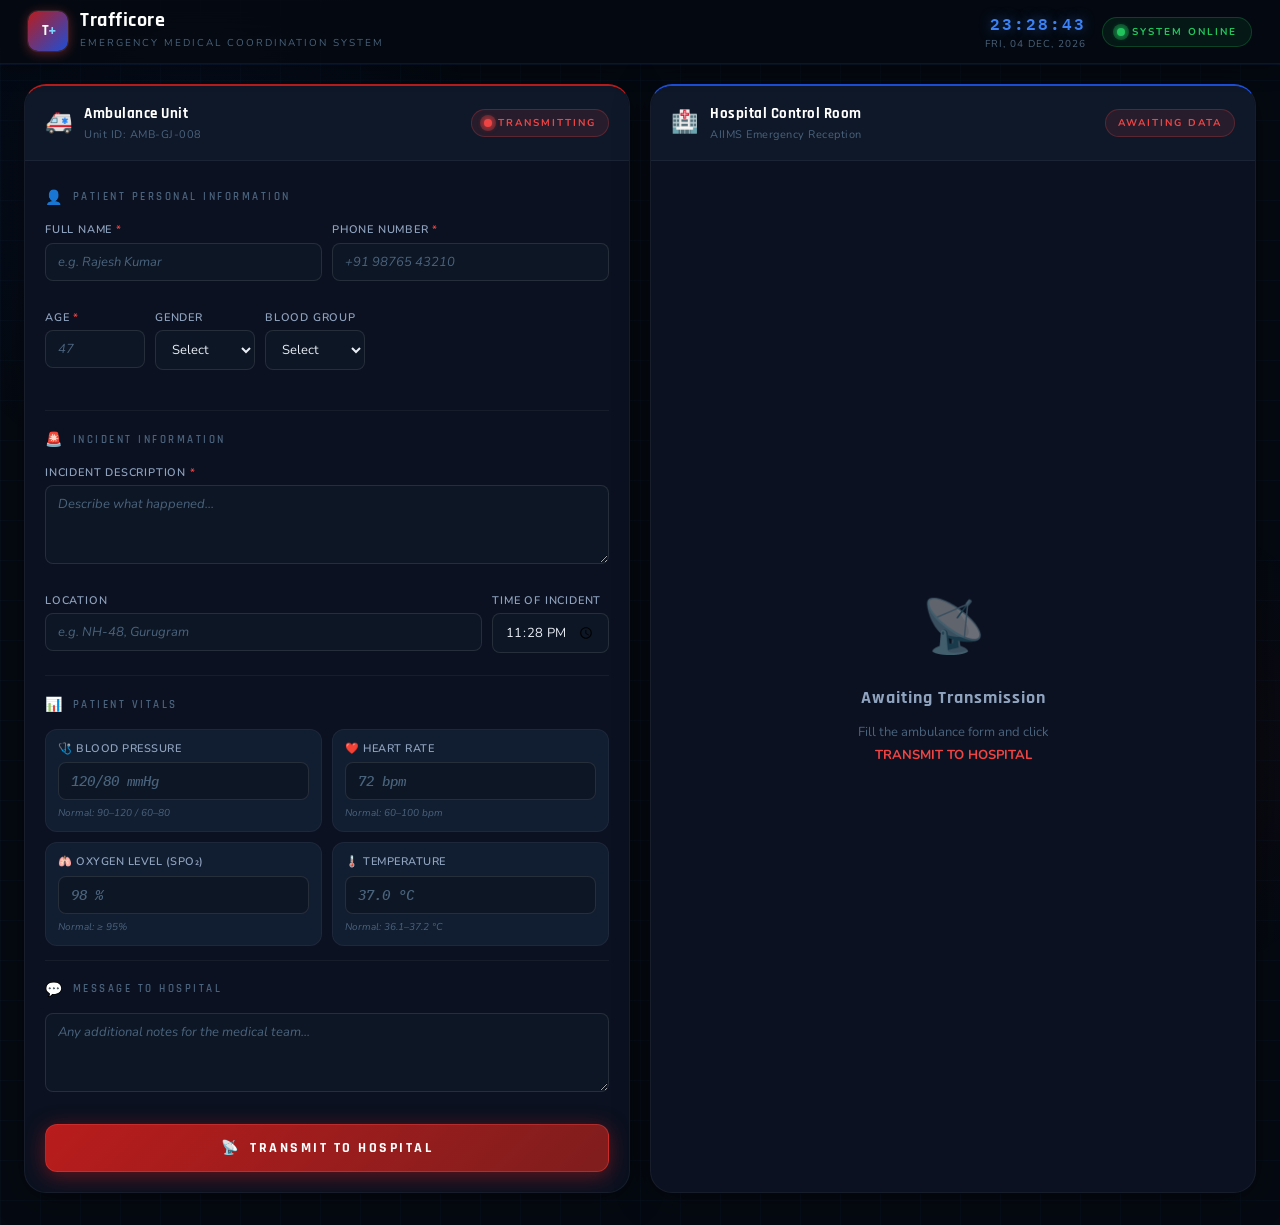
<file: index.html>
<!DOCTYPE html>
<html lang="en">
<head>
  <meta charset="UTF-8" />
  <meta name="viewport" content="width=device-width, initial-scale=1.0" />
  <title>Trafficore – Emergency Medical Coordination</title>
  <link rel="stylesheet" href="style.css" />
  <!-- Distinctive font pairing: Rajdhani (display) + IBM Plex Mono (data) + Nunito (body) -->
  <link href="https://fonts.googleapis.com/css2?family=Rajdhani:wght@500;600;700&family=IBM+Plex+Mono:wght@400;500;600&family=Nunito:wght@400;500;600&display=swap" rel="stylesheet" />
</head>
<body>

  <!-- ═══════════════════════════════════════════════
       HEADER
  ═══════════════════════════════════════════════ -->
  <header class="site-header">
    <div class="header-brand">
      <div class="brand-icon">T<span class="cross">+</span></div>
      <div class="brand-text">
        <h1>Trafficore</h1>
        <span>Emergency Medical Coordination System</span>
      </div>
    </div>

    <div class="header-status">
      <!-- Live clock -->
      <div class="clock-block">
        <div id="live-clock" class="live-clock">--:--:--</div>
        <div id="live-date" class="live-date">--- --, ----</div>
      </div>
      <!-- System status -->
      <div class="status-pill" id="system-status">
        <span class="pulse-dot"></span>
        <span id="status-text">SYSTEM ONLINE</span>
      </div>
    </div>
  </header>

  <!-- ═══════════════════════════════════════════════
       MAIN LAYOUT
  ═══════════════════════════════════════════════ -->
  <main class="dashboard">

    <!-- ──────────────────────────────────────────
         LEFT PANEL – Ambulance Input
    ────────────────────────────────────────────── -->
    <section class="panel panel-left" id="ambulance-panel">

      <!-- Panel header -->
      <div class="panel-header">
        <div class="panel-icon">🚑</div>
        <div>
          <div class="panel-title">Ambulance Unit</div>
          <div class="panel-subtitle" id="amb-unit-id">Unit ID: AMB-DL-047</div>
        </div>
        <div class="unit-badge live-badge">
          <span class="pulse-dot red"></span> TRANSMITTING
        </div>
      </div>

      <!-- FORM -->
      <form id="ambulance-form" novalidate>

        <!-- ── A) Patient Personal Info ─────────── -->
        <div class="form-section">
          <div class="section-label">
            <span class="section-icon">👤</span>
            Patient Personal Information
          </div>

          <div class="form-row">
            <div class="field">
              <label for="p-name">Full Name <span class="req">*</span></label>
              <input type="text" id="p-name" placeholder="e.g. Rajesh Kumar" autocomplete="off" />
              <span class="err" id="err-name"></span>
            </div>
            <div class="field">
              <label for="p-phone">Phone Number <span class="req">*</span></label>
              <input type="tel" id="p-phone" placeholder="+91 98765 43210" />
              <span class="err" id="err-phone"></span>
            </div>
          </div>

          <div class="form-row">
            <div class="field field-sm">
              <label for="p-age">Age <span class="req">*</span></label>
              <input type="number" id="p-age" placeholder="47" min="0" max="120" />
              <span class="err" id="err-age"></span>
            </div>
            <div class="field field-sm">
              <label for="p-gender">Gender</label>
              <select id="p-gender">
                <option value="">Select</option>
                <option>Male</option>
                <option>Female</option>
                <option>Other</option>
              </select>
            </div>
            <div class="field field-sm">
              <label for="p-blood">Blood Group</label>
              <select id="p-blood">
                <option value="">Select</option>
                <option>A+</option><option>A−</option>
                <option>B+</option><option>B−</option>
                <option>AB+</option><option>AB−</option>
                <option>O+</option><option>O−</option>
              </select>
            </div>
          </div>
        </div>

        <!-- ── B) Incident Information ────────────── -->
        <div class="form-section">
          <div class="section-label">
            <span class="section-icon">🚨</span>
            Incident Information
          </div>

          <div class="field">
            <label for="i-desc">Incident Description <span class="req">*</span></label>
            <textarea id="i-desc" rows="3" placeholder="Describe what happened..."></textarea>
            <span class="err" id="err-desc"></span>
          </div>

          <div class="form-row">
            <div class="field">
              <label for="i-loc">Location</label>
              <input type="text" id="i-loc" placeholder="e.g. NH-48, Gurugram" />
            </div>
            <div class="field field-sm">
              <label for="i-time">Time of Incident</label>
              <input type="time" id="i-time" />
            </div>
          </div>
        </div>

        <!-- ── C) Patient Vitals ───────────────────── -->
        <div class="form-section">
          <div class="section-label">
            <span class="section-icon">📊</span>
            Patient Vitals
          </div>

          <div class="vitals-grid">
            <div class="vital-input-card">
              <label class="vital-label" for="v-bp">🩺 Blood Pressure</label>
              <input type="text" id="v-bp" placeholder="120/80 mmHg" class="vital-field" />
              <span class="vital-hint">Normal: 90–120 / 60–80</span>
            </div>
            <div class="vital-input-card">
              <label class="vital-label" for="v-hr">❤️ Heart Rate</label>
              <input type="number" id="v-hr" placeholder="72 bpm" min="0" max="300" class="vital-field" />
              <span class="vital-hint">Normal: 60–100 bpm</span>
            </div>
            <div class="vital-input-card">
              <label class="vital-label" for="v-spo2">🫁 Oxygen Level (SpO₂)</label>
              <input type="number" id="v-spo2" placeholder="98 %" min="0" max="100" class="vital-field" />
              <span class="vital-hint">Normal: ≥ 95%</span>
            </div>
            <div class="vital-input-card">
              <label class="vital-label" for="v-temp">🌡️ Temperature</label>
              <input type="number" id="v-temp" placeholder="37.0 °C" step="0.1" min="30" max="45" class="vital-field" />
              <span class="vital-hint">Normal: 36.1–37.2 °C</span>
            </div>
          </div>
        </div>

        <!-- ── D) Message to Hospital ─────────────── -->
        <div class="form-section">
          <div class="section-label">
            <span class="section-icon">💬</span>
            Message to Hospital
          </div>
          <div class="field">
            <textarea id="msg-text" rows="3" placeholder="Any additional notes for the medical team..."></textarea>
          </div>
        </div>

        <!-- Submit -->
        <button type="submit" class="send-btn" id="send-btn">
          <span class="btn-icon">📡</span>
          <span class="btn-label">TRANSMIT TO HOSPITAL</span>
          <span class="btn-flash"></span>
        </button>

      </form>
    </section><!-- end panel-left -->

    <!-- ──────────────────────────────────────────
         RIGHT PANEL – Hospital View
    ────────────────────────────────────────────── -->
    <section class="panel panel-right" id="hospital-panel">

      <!-- Panel header -->
      <div class="panel-header">
        <div class="panel-icon">🏥</div>
        <div>
          <div class="panel-title">Hospital Control Room</div>
          <div class="panel-subtitle">AIIMS Emergency Reception</div>
        </div>
        <div class="unit-badge" id="emergency-level-badge">
          <span>AWAITING DATA</span>
        </div>
      </div>

      <!-- Idle state (shown before first submission) -->
      <div class="idle-state" id="idle-state">
        <div class="idle-icon">📡</div>
        <p class="idle-title">Awaiting Transmission</p>
        <p class="idle-sub">Fill the ambulance form and click<br /><strong>TRANSMIT TO HOSPITAL</strong></p>
      </div>

      <!-- Hospital data cards (hidden until data arrives) -->
      <div class="hospital-data" id="hospital-data" style="display:none;">

        <!-- Received timestamp -->
        <div class="received-banner">
          <span class="pulse-dot green"></span>
          Data received at <strong id="recv-time">--:--:--</strong>
          &nbsp;·&nbsp; Transmission #<strong id="recv-count">1</strong>
        </div>

        <!-- Patient Details Card -->
        <div class="data-card" id="hc-patient">
          <div class="data-card-header">
            <span>👤</span> Patient Details
          </div>
          <div class="data-card-body">
            <div class="data-grid">
              <div class="data-item">
                <span class="d-label">Full Name</span>
                <span class="d-value" id="h-name">—</span>
              </div>
              <div class="data-item">
                <span class="d-label">Phone</span>
                <span class="d-value" id="h-phone">—</span>
              </div>
              <div class="data-item">
                <span class="d-label">Age</span>
                <span class="d-value" id="h-age">—</span>
              </div>
              <div class="data-item">
                <span class="d-label">Gender</span>
                <span class="d-value" id="h-gender">—</span>
              </div>
              <div class="data-item">
                <span class="d-label">Blood Group</span>
                <span class="d-value blood" id="h-blood">—</span>
              </div>
            </div>
          </div>
        </div>

        <!-- Incident Details Card -->
        <div class="data-card" id="hc-incident">
          <div class="data-card-header">
            <span>🚨</span> Incident Details
          </div>
          <div class="data-card-body">
            <div class="incident-desc" id="h-desc">—</div>
            <div class="data-grid mt-8">
              <div class="data-item">
                <span class="d-label">Location</span>
                <span class="d-value" id="h-loc">—</span>
              </div>
              <div class="data-item">
                <span class="d-label">Time of Incident</span>
                <span class="d-value mono" id="h-time">—</span>
              </div>
            </div>
          </div>
        </div>

        <!-- Vitals Card -->
        <div class="data-card" id="hc-vitals">
          <div class="data-card-header">
            <span>📊</span> Patient Vitals
            <span class="vitals-status-label" id="vitals-overall-label">—</span>
          </div>
          <div class="data-card-body">
            <div class="vitals-display-grid">
              <div class="vital-display-card" id="vd-bp">
                <div class="vd-icon">🩺</div>
                <div class="vd-value" id="h-bp">—</div>
                <div class="vd-label">Blood Pressure</div>
                <div class="vd-status-bar"></div>
              </div>
              <div class="vital-display-card" id="vd-hr">
                <div class="vd-icon">❤️</div>
                <div class="vd-value" id="h-hr">—</div>
                <div class="vd-label">Heart Rate</div>
                <div class="vd-status-bar"></div>
              </div>
              <div class="vital-display-card" id="vd-spo2">
                <div class="vd-icon">🫁</div>
                <div class="vd-value" id="h-spo2">—</div>
                <div class="vd-label">SpO₂</div>
                <div class="vd-status-bar"></div>
              </div>
              <div class="vital-display-card" id="vd-temp">
                <div class="vd-icon">🌡️</div>
                <div class="vd-value" id="h-temp">—</div>
                <div class="vd-label">Temperature</div>
                <div class="vd-status-bar"></div>
              </div>
            </div>
          </div>
        </div>

        <!-- Message Card -->
        <div class="data-card" id="hc-msg">
          <div class="data-card-header">
            <span>💬</span> Paramedic Note
          </div>
          <div class="data-card-body">
            <div class="message-bubble" id="h-msg">—</div>
          </div>
        </div>

      </div><!-- end hospital-data -->
    </section><!-- end panel-right -->

  </main><!-- end dashboard -->

  <!-- ── Toast notification ────────────────────── -->
  <div class="toast" id="toast"></div>

  <!-- ── Transmission flash overlay ──────────────── -->
  <div class="tx-flash" id="tx-flash"></div>

  <script src="script.js"></script>
</body>
</html>
</file>
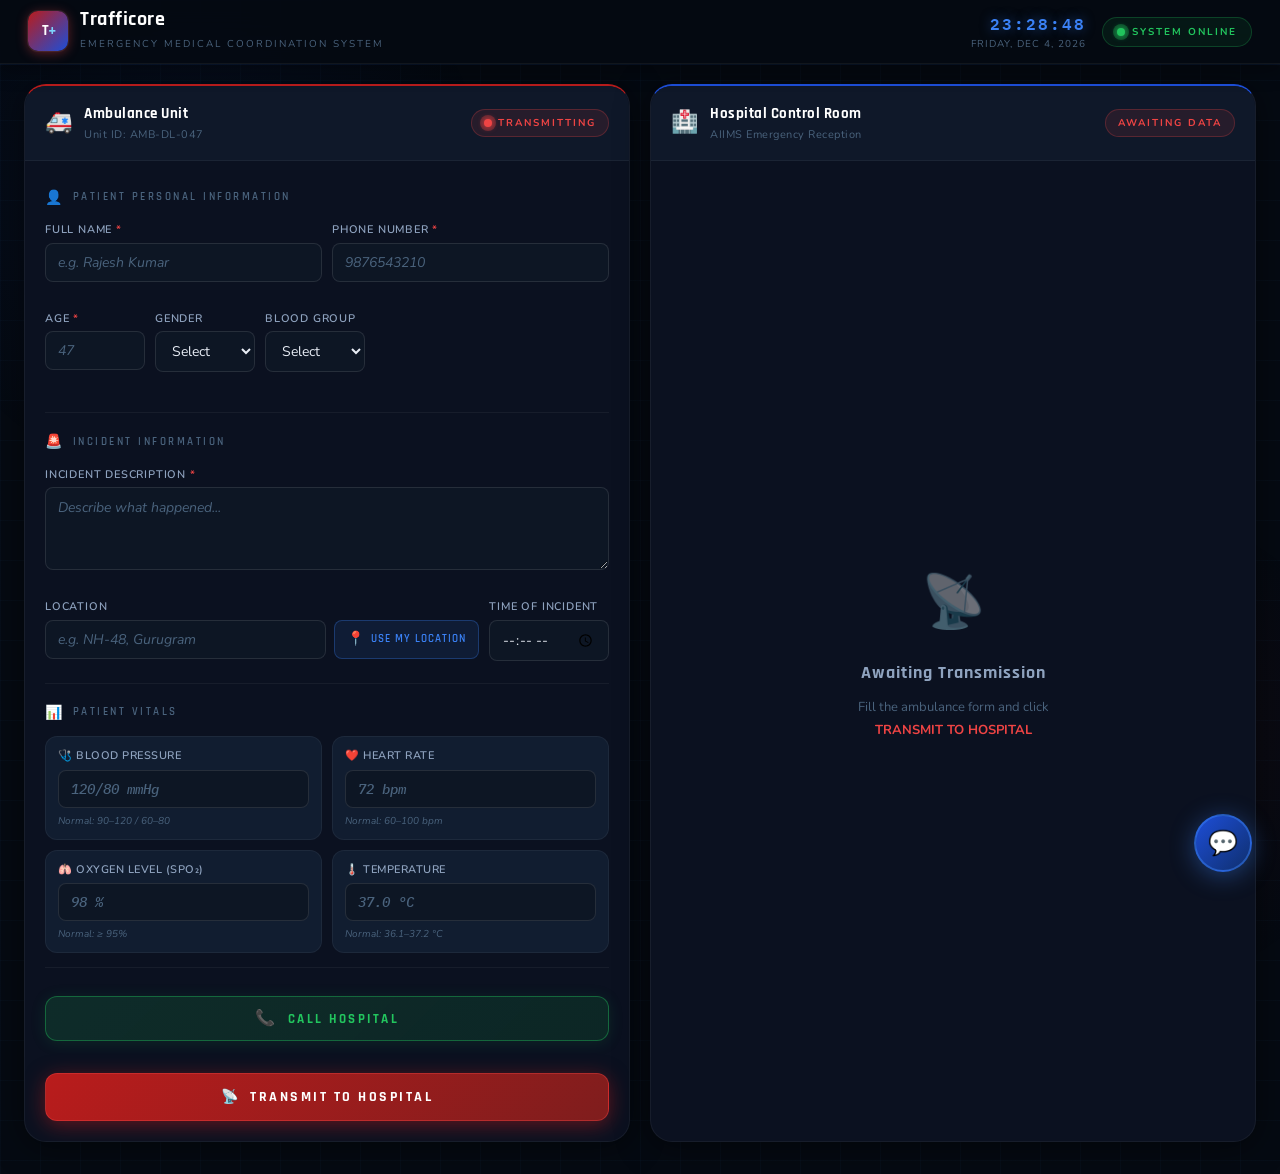
<file: trafficore (1).html>
<!-- this is a combine react file  -->


<!DOCTYPE html>
<html lang="en">
<head>
  <meta charset="UTF-8" />
  <meta name="viewport" content="width=device-width, initial-scale=1.0" />
  <title>Trafficore – Emergency Medical Coordination</title>
  <style>
/* ═══════════════════════════════════════════════════════════
   TRAFFICORE – Emergency Medical Coordination System
   style.css  |  Dark Medical Emergency Theme
   Fonts: Rajdhani (headings) · Nunito (body) · IBM Plex Mono (data)
═══════════════════════════════════════════════════════════ */

/* ── CSS Custom Properties ─────────────────────────────── */
:root {
  --bg-base:       #050a12;
  --bg-panel:      #0b1120;
  --bg-section:    #0f1829;
  --bg-card:       #111d30;
  --bg-input:      #0d1624;
  --bg-hover:      #162038;

  --border-subtle: rgba(255,255,255,0.05);
  --border-med:    rgba(255,255,255,0.10);
  --border-accent: rgba(59,130,246,0.30);

  --blue-bright:   #3b82f6;
  --blue-dim:      #1d4ed8;
  --blue-glow:     rgba(59,130,246,0.18);
  --red-bright:    #ef4444;
  --red-dim:       #b91c1c;
  --red-glow:      rgba(239,68,68,0.18);
  --green-bright:  #22c55e;
  --green-dim:     #15803d;
  --amber-bright:  #f59e0b;
  --amber-dim:     #b45309;

  --text-primary:  #e8edf5;
  --text-secondary:#8fa3bf;
  --text-muted:    #4a637d;

  --font-display:  'Rajdhani', sans-serif;
  --font-body:     'Nunito', sans-serif;
  --font-mono:     'IBM Plex Mono', monospace;

  --radius-sm:     8px;
  --radius-md:     12px;
  --radius-lg:     16px;
  --radius-xl:     22px;

  --shadow-card:   0 4px 32px rgba(0,0,0,0.5);
  --shadow-glow-blue: 0 0 24px rgba(59,130,246,0.12);
  --shadow-glow-red:  0 0 24px rgba(239,68,68,0.15);

  --transition:    all 0.22s ease;
}

/* ── Reset & Base ──────────────────────────────────────── */
*, *::before, *::after { box-sizing: border-box; margin: 0; padding: 0; }

html { scroll-behavior: smooth; }

body {
  font-family: var(--font-body);
  background-color: var(--bg-base);
  color: var(--text-primary);
  min-height: 100vh;
  font-size: 15.5px;
  line-height: 1.6;
  /* Subtle grid texture */
  background-image:
    linear-gradient(rgba(59,130,246,0.03) 1px, transparent 1px),
    linear-gradient(90deg, rgba(59,130,246,0.03) 1px, transparent 1px);
  background-size: 40px 40px;
  overflow-x: hidden;
}

/* ── Ambient background glows ──────────────────────────── */
body::before {
  content: '';
  position: fixed;
  top: -100px; left: -100px;
  width: 600px; height: 600px;
  background: radial-gradient(circle, rgba(29,78,216,0.08) 0%, transparent 70%);
  pointer-events: none; z-index: 0;
}
body::after {
  content: '';
  position: fixed;
  bottom: -100px; right: -100px;
  width: 500px; height: 500px;
  background: radial-gradient(circle, rgba(185,28,28,0.07) 0%, transparent 70%);
  pointer-events: none; z-index: 0;
}

/* ══════════════════════════════════════════════════════════
   HEADER
══════════════════════════════════════════════════════════ */
.site-header {
  position: sticky; top: 0; z-index: 100;
  display: flex; align-items: center; justify-content: space-between;
  padding: 0 28px;
  height: 64px;
  background: rgba(5,10,18,0.88);
  backdrop-filter: blur(16px);
  border-bottom: 1px solid var(--border-subtle);
  box-shadow: 0 1px 0 rgba(59,130,246,0.08), 0 4px 20px rgba(0,0,0,0.4);
}

.header-brand { display: flex; align-items: center; gap: 12px; }

.brand-icon {
  width: 40px; height: 40px;
  background: linear-gradient(135deg, var(--red-dim), var(--blue-dim));
  border-radius: 10px;
  display: flex; align-items: center; justify-content: center;
  font-family: var(--font-display);
  font-weight: 700; font-size: 15px; color: #fff;
  box-shadow: 0 2px 12px rgba(239,68,68,0.4), 0 0 0 1px rgba(255,255,255,0.08);
  letter-spacing: -1px;
}
.brand-icon .cross { color: #7dd3fc; }

.brand-text h1 {
  font-family: var(--font-display);
  font-size: 20px; font-weight: 700;
  color: #fff; letter-spacing: 0.5px;
  line-height: 1.1;
}
.brand-text span {
  font-size: 10px; letter-spacing: 2px;
  text-transform: uppercase; color: var(--text-muted);
}

.header-status { display: flex; align-items: center; gap: 16px; }

.clock-block { text-align: right; }
.live-clock {
  font-family: var(--font-mono);
  font-size: 16px; font-weight: 600;
  color: var(--blue-bright); letter-spacing: 2px;
  text-shadow: 0 0 12px rgba(59,130,246,0.5);
}
.live-date { font-size: 10px; color: var(--text-muted); letter-spacing: 1px; text-transform: uppercase; }

.status-pill {
  display: flex; align-items: center; gap: 7px;
  padding: 6px 14px;
  background: rgba(34,197,94,0.08);
  border: 1px solid rgba(34,197,94,0.25);
  border-radius: 40px;
  font-size: 10px; font-weight: 700;
  letter-spacing: 2px; color: var(--green-bright);
  text-transform: uppercase;
}

/* ══════════════════════════════════════════════════════════
   PULSE DOTS
══════════════════════════════════════════════════════════ */
.pulse-dot {
  display: inline-block;
  width: 8px; height: 8px;
  border-radius: 50%;
  background: var(--green-bright);
  box-shadow: 0 0 6px var(--green-bright);
  position: relative;
  flex-shrink: 0;
}
.pulse-dot::after {
  content: '';
  position: absolute; inset: -4px;
  border-radius: 50%;
  background: var(--green-bright);
  opacity: 0.3;
  animation: pulseRing 1.6s ease-out infinite;
}
.pulse-dot.red { background: var(--red-bright); box-shadow: 0 0 6px var(--red-bright); }
.pulse-dot.red::after { background: var(--red-bright); }
.pulse-dot.green { background: var(--green-bright); box-shadow: 0 0 6px var(--green-bright); }

@keyframes pulseRing {
  0%   { transform: scale(1); opacity: 0.4; }
  100% { transform: scale(2.4); opacity: 0; }
}

/* ══════════════════════════════════════════════════════════
   DASHBOARD LAYOUT
══════════════════════════════════════════════════════════ */
.dashboard {
  display: grid;
  grid-template-columns: 1fr 1fr;
  gap: 20px;
  padding: 20px 24px 32px;
  max-width: 1440px;
  margin: 0 auto;
  position: relative; z-index: 1;
}

@media (max-width: 960px) {
  .dashboard { grid-template-columns: 1fr; }
}

/* ══════════════════════════════════════════════════════════
   PANEL (shared left/right shell)
══════════════════════════════════════════════════════════ */
.panel {
  background: var(--bg-panel);
  border: 1px solid var(--border-subtle);
  border-radius: var(--radius-xl);
  overflow: hidden;
  box-shadow: var(--shadow-card);
  display: flex; flex-direction: column;
  transition: var(--transition);
  position: relative;
}

.panel-left { border-top: 2px solid var(--red-dim); }
.panel-right { border-top: 2px solid var(--blue-dim); }

.panel-left:hover { box-shadow: var(--shadow-card), var(--shadow-glow-red); }
.panel-right:hover { box-shadow: var(--shadow-card), var(--shadow-glow-blue); }

/* Panel Header */
.panel-header {
  display: flex; align-items: center; gap: 12px;
  padding: 16px 20px;
  background: var(--bg-section);
  border-bottom: 1px solid var(--border-subtle);
}
.panel-icon { font-size: 22px; }
.panel-title {
  font-family: var(--font-display);
  font-size: 15px; font-weight: 700;
  color: #fff; letter-spacing: 0.5px;
}
.panel-subtitle { font-size: 11px; color: var(--text-muted); letter-spacing: 0.5px; }

.unit-badge {
  margin-left: auto;
  padding: 5px 12px;
  border-radius: 40px;
  background: rgba(239,68,68,0.10);
  border: 1px solid rgba(239,68,68,0.25);
  font-size: 10px; font-weight: 700; letter-spacing: 2px;
  color: var(--red-bright);
  display: flex; align-items: center; gap: 6px;
  text-transform: uppercase;
}
.live-badge { animation: badgePulse 2s ease-in-out infinite; }

@keyframes badgePulse {
  0%, 100% { opacity: 1; }
  50% { opacity: 0.7; }
}

/* ══════════════════════════════════════════════════════════
   FORM SECTIONS
══════════════════════════════════════════════════════════ */
#ambulance-form {
  padding: 12px 20px 20px;
  display: flex; flex-direction: column; gap: 4px;
  flex: 1; overflow-y: auto;
}

.form-section {
  padding: 14px 0;
  border-bottom: 1px solid var(--border-subtle);
}
.form-section:last-of-type { border-bottom: none; }

.section-label {
  display: flex; align-items: center; gap: 8px;
  font-family: var(--font-display);
  font-size: 11px; font-weight: 600;
  letter-spacing: 2.5px; text-transform: uppercase;
  color: var(--text-muted);
  margin-bottom: 12px;
}
.section-icon { font-size: 14px; }

/* Field layout */
.form-row { display: flex; gap: 10px; }
.form-row .field { flex: 1; }
.form-row .field-sm { flex: 0 0 100px; }

.field { display: flex; flex-direction: column; gap: 4px; margin-bottom: 10px; }
.field:last-child { margin-bottom: 0; }

label {
  font-size: 11px; font-weight: 600;
  letter-spacing: 0.8px; color: var(--text-secondary);
  text-transform: uppercase;
}
.req { color: var(--red-bright); }

/* Inputs */
input[type="text"],
input[type="tel"],
input[type="number"],
input[type="time"],
select, textarea {
  background: var(--bg-input);
  border: 1px solid var(--border-med);
  border-radius: var(--radius-sm);
  padding: 9px 12px;
  color: var(--text-primary);
  font-family: var(--font-body);
  font-size: 14px;
  outline: none;
  transition: var(--transition);
  width: 100%;
}

input:focus, select:focus, textarea:focus {
  border-color: var(--blue-bright);
  background: var(--bg-hover);
  box-shadow: 0 0 0 3px rgba(59,130,246,0.12);
}

input::placeholder, textarea::placeholder { color: var(--text-muted); font-style: italic; }
select option { background: #0f1829; }
textarea { resize: vertical; min-height: 72px; line-height: 1.5; }

/* Validation error */
.err {
  font-size: 10px; color: var(--red-bright);
  letter-spacing: 0.5px; min-height: 14px;
  display: block;
}

/* Vitals grid (form side) */
.vitals-grid {
  display: grid; grid-template-columns: 1fr 1fr;
  gap: 10px;
}

.vital-input-card {
  background: var(--bg-card);
  border: 1px solid var(--border-subtle);
  border-radius: var(--radius-md);
  padding: 10px 12px;
  display: flex; flex-direction: column; gap: 5px;
  transition: var(--transition);
}
.vital-input-card:hover { border-color: var(--border-accent); }

.vital-label {
  font-size: 11px; font-weight: 600;
  color: var(--text-secondary);
  letter-spacing: 0.5px; text-transform: uppercase;
}
.vital-field {
  background: var(--bg-input) !important;
  font-family: var(--font-mono) !important;
  font-size: 14px !important;
  font-weight: 500 !important;
  color: #fff !important;
}
.vital-hint {
  font-size: 10px; color: var(--text-muted);
  font-style: italic;
}

/* Send button */
.send-btn {
  margin-top: 14px;
  display: flex; align-items: center; justify-content: center; gap: 10px;
  width: 100%;
  padding: 14px 24px;
  background: linear-gradient(135deg, var(--red-dim) 0%, #7f1d1d 100%);
  border: 1px solid rgba(239,68,68,0.4);
  border-radius: var(--radius-md);
  color: #fff;
  font-family: var(--font-display);
  font-size: 14px; font-weight: 700;
  letter-spacing: 2.5px; text-transform: uppercase;
  cursor: pointer;
  position: relative; overflow: hidden;
  transition: var(--transition);
  box-shadow: 0 4px 20px rgba(185,28,28,0.5);
}
.send-btn:hover {
  background: linear-gradient(135deg, var(--red-bright) 0%, var(--red-dim) 100%);
  box-shadow: 0 6px 30px rgba(239,68,68,0.5);
  transform: translateY(-1px);
}
.send-btn:active { transform: translateY(0); }

.btn-flash {
  position: absolute; inset: 0;
  background: linear-gradient(90deg, transparent 0%, rgba(255,255,255,0.15) 50%, transparent 100%);
  transform: translateX(-100%);
  animation: btnShine 3s ease-in-out infinite;
}
@keyframes btnShine {
  0%, 60% { transform: translateX(-100%); }
  80%       { transform: translateX(100%); }
  100%      { transform: translateX(100%); }
}

/* ══════════════════════════════════════════════════════════
   HOSPITAL PANEL – IDLE STATE
══════════════════════════════════════════════════════════ */
.idle-state {
  display: flex; flex-direction: column;
  align-items: center; justify-content: center;
  flex: 1; padding: 48px 32px;
  text-align: center;
}
.idle-icon {
  font-size: 52px; margin-bottom: 16px;
  opacity: 0.4;
  animation: idleFloat 3s ease-in-out infinite;
}
@keyframes idleFloat {
  0%, 100% { transform: translateY(0); }
  50%       { transform: translateY(-8px); }
}
.idle-title { font-family: var(--font-display); font-size: 18px; font-weight: 700; color: var(--text-secondary); letter-spacing: 1px; }
.idle-sub { font-size: 13px; color: var(--text-muted); margin-top: 8px; line-height: 1.8; }
.idle-sub strong { color: var(--red-bright); }

/* ══════════════════════════════════════════════════════════
   HOSPITAL DATA PANEL
══════════════════════════════════════════════════════════ */
.hospital-data {
  padding: 14px 18px 20px;
  display: flex; flex-direction: column; gap: 14px;
  overflow-y: auto;
  flex: 1;
}

/* Received banner */
.received-banner {
  display: flex; align-items: center; gap: 8px;
  padding: 8px 14px;
  background: rgba(34,197,94,0.06);
  border: 1px solid rgba(34,197,94,0.20);
  border-radius: var(--radius-sm);
  font-size: 11px; color: var(--text-secondary);
  letter-spacing: 0.5px;
  animation: slideDown 0.4s ease;
}
.received-banner strong { color: var(--green-bright); }

/* Data cards */
.data-card {
  background: var(--bg-card);
  border: 1px solid var(--border-subtle);
  border-radius: var(--radius-lg);
  overflow: hidden;
  animation: cardReveal 0.5s ease both;
  transition: border-color 0.3s ease, box-shadow 0.3s ease;
}
.data-card:hover { border-color: var(--border-accent); box-shadow: var(--shadow-glow-blue); }

.data-card-header {
  display: flex; align-items: center; gap: 8px;
  padding: 10px 16px;
  background: var(--bg-section);
  border-bottom: 1px solid var(--border-subtle);
  font-family: var(--font-display);
  font-size: 12px; font-weight: 600;
  letter-spacing: 2px; text-transform: uppercase;
  color: var(--text-secondary);
}

.data-card-body { padding: 14px 16px; }

/* Data grid inside cards */
.data-grid {
  display: grid; grid-template-columns: repeat(auto-fill, minmax(140px, 1fr));
  gap: 10px;
}
.mt-8 { margin-top: 10px; }

.data-item {
  background: var(--bg-section);
  border-radius: var(--radius-sm);
  padding: 8px 12px;
}
.d-label {
  display: block;
  font-size: 10px; letter-spacing: 1.5px;
  text-transform: uppercase; color: var(--text-muted);
  margin-bottom: 3px;
}
.d-value {
  font-family: var(--font-mono);
  font-size: 13px; font-weight: 500; color: var(--text-primary);
}
.d-value.blood { color: var(--red-bright); font-size: 16px; font-weight: 700; }
.d-value.mono { font-family: var(--font-mono); color: var(--blue-bright); }

/* Incident description */
.incident-desc {
  background: rgba(239,68,68,0.06);
  border: 1px solid rgba(239,68,68,0.18);
  border-radius: var(--radius-sm);
  padding: 10px 14px;
  font-size: 13px; line-height: 1.7;
  color: var(--text-primary);
  font-style: italic;
}

/* Vitals display grid */
.vitals-display-grid {
  display: grid; grid-template-columns: 1fr 1fr;
  gap: 10px;
}

.vital-display-card {
  background: var(--bg-section);
  border-radius: var(--radius-md);
  padding: 12px;
  text-align: center;
  border: 1px solid var(--border-subtle);
  transition: var(--transition);
  position: relative; overflow: hidden;
}

.vd-icon { font-size: 18px; margin-bottom: 5px; }
.vd-value {
  font-family: var(--font-mono);
  font-size: 18px; font-weight: 700;
  color: #fff;
  letter-spacing: 1px;
}
.vd-label {
  font-size: 10px; letter-spacing: 1.5px;
  text-transform: uppercase; color: var(--text-muted);
  margin-top: 3px;
}
.vd-status-bar {
  position: absolute; bottom: 0; left: 0; right: 0;
  height: 3px;
  background: var(--text-muted);
  transition: background 0.4s ease;
}

/* Vital status classes */
.status-normal  { border-color: rgba(34,197,94,0.35) !important; background: rgba(34,197,94,0.05) !important; }
.status-normal  .vd-value { color: var(--green-bright); text-shadow: 0 0 12px rgba(34,197,94,0.4); }
.status-normal  .vd-status-bar { background: var(--green-bright); box-shadow: 0 0 6px var(--green-bright); }

.status-warning { border-color: rgba(245,158,11,0.35) !important; background: rgba(245,158,11,0.05) !important; }
.status-warning .vd-value { color: var(--amber-bright); text-shadow: 0 0 12px rgba(245,158,11,0.4); }
.status-warning .vd-status-bar { background: var(--amber-bright); box-shadow: 0 0 6px var(--amber-bright); }
.status-warning .vital-display-card { animation: subtlePulse 2s ease-in-out infinite; }

.status-critical { border-color: rgba(239,68,68,0.45) !important; background: rgba(239,68,68,0.07) !important; }
.status-critical .vd-value { color: var(--red-bright); text-shadow: 0 0 12px rgba(239,68,68,0.5); }
.status-critical .vd-status-bar { background: var(--red-bright); box-shadow: 0 0 8px var(--red-bright); animation: criticalBlink 1s ease-in-out infinite; }

@keyframes subtlePulse {
  0%, 100% { box-shadow: none; }
  50% { box-shadow: 0 0 16px rgba(245,158,11,0.2); }
}
@keyframes criticalBlink {
  0%, 100% { opacity: 1; }
  50% { opacity: 0.3; }
}

/* Vitals overall label */
.vitals-status-label {
  margin-left: auto;
  font-size: 10px; font-weight: 700;
  letter-spacing: 2px; text-transform: uppercase;
  padding: 3px 10px; border-radius: 20px;
}
.level-normal   { background: rgba(34,197,94,0.12);  color: var(--green-bright); border: 1px solid rgba(34,197,94,0.3); }
.level-warning  { background: rgba(245,158,11,0.12); color: var(--amber-bright); border: 1px solid rgba(245,158,11,0.3); }
.level-critical { background: rgba(239,68,68,0.12);  color: var(--red-bright);   border: 1px solid rgba(239,68,68,0.3); }

/* Emergency badge in panel header */
#emergency-level-badge {
  font-size: 10px; letter-spacing: 2px;
  text-transform: uppercase; font-weight: 700;
}
#emergency-level-badge.level-normal   { background: rgba(34,197,94,0.10);  color: var(--green-bright); border-color: rgba(34,197,94,0.3); }
#emergency-level-badge.level-warning  { background: rgba(245,158,11,0.10); color: var(--amber-bright); border-color: rgba(245,158,11,0.3); }
#emergency-level-badge.level-critical { background: rgba(239,68,68,0.12);  color: var(--red-bright);   border-color: rgba(239,68,68,0.35);
  animation: badgePulse 1.2s ease-in-out infinite; }

/* Message bubble */
.message-bubble {
  background: rgba(59,130,246,0.08);
  border: 1px solid rgba(59,130,246,0.20);
  border-left: 3px solid var(--blue-bright);
  border-radius: 0 var(--radius-sm) var(--radius-sm) 0;
  padding: 12px 16px;
  font-size: 13px; line-height: 1.7;
  color: var(--text-primary);
  font-style: italic;
}

/* ══════════════════════════════════════════════════════════
   ANIMATIONS
══════════════════════════════════════════════════════════ */
@keyframes slideDown {
  from { opacity: 0; transform: translateY(-8px); }
  to   { opacity: 1; transform: translateY(0); }
}
@keyframes cardReveal {
  from { opacity: 0; transform: translateY(14px); }
  to   { opacity: 1; transform: translateY(0); }
}
.data-card:nth-child(2) { animation-delay: 0.08s; }
.data-card:nth-child(3) { animation-delay: 0.16s; }
.data-card:nth-child(4) { animation-delay: 0.24s; }
.data-card:nth-child(5) { animation-delay: 0.32s; }

/* ══════════════════════════════════════════════════════════
   TOAST NOTIFICATION
══════════════════════════════════════════════════════════ */
.toast {
  position: fixed; bottom: 24px; right: 24px;
  padding: 12px 20px;
  border-radius: var(--radius-md);
  font-size: 13px; font-weight: 600;
  color: #fff;
  box-shadow: 0 8px 32px rgba(0,0,0,0.5);
  z-index: 9999;
  transform: translateY(80px); opacity: 0;
  transition: all 0.35s cubic-bezier(0.34, 1.56, 0.64, 1);
  pointer-events: none;
  display: flex; align-items: center; gap: 8px;
}
.toast.show { transform: translateY(0); opacity: 1; }
.toast.success { background: linear-gradient(135deg, #15803d, #166534); border: 1px solid rgba(34,197,94,0.4); }
.toast.error   { background: linear-gradient(135deg, #b91c1c, #7f1d1d); border: 1px solid rgba(239,68,68,0.4); }

/* ══════════════════════════════════════════════════════════
   TRANSMISSION FLASH OVERLAY
══════════════════════════════════════════════════════════ */
.tx-flash {
  position: fixed; inset: 0; z-index: 9998;
  background: rgba(239,68,68,0.08);
  pointer-events: none; opacity: 0;
  transition: opacity 0.1s ease;
}
.tx-flash.active { opacity: 1; }

/* ══════════════════════════════════════════════════════════
   SCROLLBAR STYLING
══════════════════════════════════════════════════════════ */
::-webkit-scrollbar { width: 5px; }
::-webkit-scrollbar-track { background: transparent; }
::-webkit-scrollbar-thumb { background: var(--border-med); border-radius: 10px; }
::-webkit-scrollbar-thumb:hover { background: var(--border-accent); }

/* ══════════════════════════════════════════════════════════
   LOCATION INPUT WITH BUTTON
══════════════════════════════════════════════════════════ */
.location-input-wrap {
  display: flex; gap: 8px; align-items: stretch;
}
.location-input-wrap input {
  flex: 1;
}
.use-location-btn {
  display: flex; align-items: center; gap: 6px;
  padding: 0 12px;
  background: rgba(59,130,246,0.10);
  border: 1px solid rgba(59,130,246,0.30);
  border-radius: var(--radius-sm);
  color: var(--blue-bright);
  font-family: var(--font-display);
  font-size: 11px; font-weight: 600;
  letter-spacing: 1px; text-transform: uppercase;
  cursor: pointer; white-space: nowrap;
  transition: var(--transition);
  flex-shrink: 0;
}
.use-location-btn:hover {
  background: rgba(59,130,246,0.20);
  border-color: var(--blue-bright);
  box-shadow: 0 0 12px rgba(59,130,246,0.20);
}
.use-location-btn.loading { opacity: 0.7; pointer-events: none; }
.loc-icon { font-size: 14px; }
.loc-text { font-size: 11px; }

/* ══════════════════════════════════════════════════════════
   CALL HOSPITAL BUTTON
══════════════════════════════════════════════════════════ */
.call-hospital-btn {
  margin-top: 10px;
  display: flex; align-items: center; justify-content: center; gap: 10px;
  width: 100%;
  padding: 11px 20px;
  background: linear-gradient(135deg, rgba(34,197,94,0.15) 0%, rgba(21,128,61,0.20) 100%);
  border: 1px solid rgba(34,197,94,0.40);
  border-radius: var(--radius-md);
  color: var(--green-bright);
  font-family: var(--font-display);
  font-size: 13px; font-weight: 700;
  letter-spacing: 2.5px; text-transform: uppercase;
  cursor: pointer;
  position: relative; overflow: hidden;
  transition: var(--transition);
  box-shadow: 0 2px 16px rgba(34,197,94,0.12);
}
.call-hospital-btn:hover {
  background: linear-gradient(135deg, rgba(34,197,94,0.25) 0%, rgba(21,128,61,0.35) 100%);
  box-shadow: 0 4px 24px rgba(34,197,94,0.28);
  transform: translateY(-1px);
  border-color: var(--green-bright);
}
.call-hospital-btn:active { transform: translateY(0); }
.call-icon { font-size: 16px; animation: callRing 2.5s ease-in-out infinite; }
@keyframes callRing {
  0%, 90%, 100% { transform: rotate(0deg); }
  92%  { transform: rotate(-15deg); }
  96%  { transform: rotate(15deg); }
  98%  { transform: rotate(-10deg); }
}
.call-ripple {
  position: absolute; inset: 0;
  background: radial-gradient(circle at center, rgba(34,197,94,0.15) 0%, transparent 70%);
  opacity: 0;
  animation: callGlow 2.5s ease-in-out infinite;
}
@keyframes callGlow {
  0%, 100% { opacity: 0; }
  50%       { opacity: 1; }
}

/* ══════════════════════════════════════════════════════════
   RESPONSIVE
══════════════════════════════════════════════════════════ */
@media (max-width: 768px) {
  .site-header { padding: 0 16px; }
  .clock-block { display: none; }
  .dashboard { padding: 12px; gap: 14px; }
  .vitals-grid { grid-template-columns: 1fr 1fr; }
  .form-row { flex-direction: column; }
  .form-row .field-sm { flex: 1; }
}


/* ══════════════════════════════════════════════════════════
   CHAT WIDGET
══════════════════════════════════════════════════════════ */

/* FAB button */
.chat-fab {
  position: fixed;
  bottom: 28px; right: 28px;
  width: 58px; height: 58px;
  border-radius: 50%;
  background: linear-gradient(135deg, var(--blue-dim), #0f2f6e);
  border: 2px solid rgba(59,130,246,0.5);
  box-shadow: 0 4px 24px rgba(59,130,246,0.4), 0 0 0 0 rgba(59,130,246,0.3);
  display: flex; align-items: center; justify-content: center;
  cursor: pointer;
  z-index: 8000;
  transition: transform 0.2s ease, box-shadow 0.2s ease;
  animation: fabPulse 3s ease-in-out infinite;
}
.chat-fab:hover {
  transform: scale(1.1);
  box-shadow: 0 6px 32px rgba(59,130,246,0.6), 0 0 0 8px rgba(59,130,246,0.12);
}
.chat-fab-icon { font-size: 24px; line-height: 1; }
@keyframes fabPulse {
  0%,100% { box-shadow: 0 4px 24px rgba(59,130,246,0.4), 0 0 0 0 rgba(59,130,246,0.3); }
  50%      { box-shadow: 0 4px 24px rgba(59,130,246,0.4), 0 0 0 10px rgba(59,130,246,0); }
}

/* Unread badge */
.chat-fab-badge {
  position: absolute; top: -4px; right: -4px;
  min-width: 20px; height: 20px;
  background: var(--red-bright);
  border: 2px solid var(--bg-base);
  border-radius: 10px;
  font-size: 10px; font-weight: 700;
  color: #fff; line-height: 1;
  display: flex; align-items: center; justify-content: center;
  padding: 0 4px;
}

/* Popup window */
.chat-popup {
  position: fixed;
  bottom: 100px; right: 28px;
  width: 360px;
  max-height: 520px;
  background: var(--bg-panel);
  border: 1px solid var(--border-accent);
  border-radius: var(--radius-xl);
  box-shadow: 0 16px 64px rgba(0,0,0,0.7), 0 0 0 1px rgba(59,130,246,0.1);
  display: flex; flex-direction: column;
  z-index: 7999;
  overflow: hidden;
  transform: scale(0.85) translateY(20px);
  opacity: 0;
  pointer-events: none;
  transition: transform 0.28s cubic-bezier(0.34,1.56,0.64,1), opacity 0.22s ease;
  transform-origin: bottom right;
}
.chat-popup.open {
  transform: scale(1) translateY(0);
  opacity: 1;
  pointer-events: all;
}

/* Chat header */
.chat-header {
  display: flex; align-items: center; justify-content: space-between;
  padding: 14px 16px;
  background: var(--bg-section);
  border-bottom: 1px solid var(--border-subtle);
  flex-shrink: 0;
}
.chat-header-left { display: flex; align-items: center; gap: 10px; }
.chat-avatar {
  width: 36px; height: 36px; border-radius: 50%;
  background: linear-gradient(135deg, var(--blue-dim), #0f2f6e);
  border: 1px solid rgba(59,130,246,0.4);
  display: flex; align-items: center; justify-content: center;
  font-size: 16px;
}
.chat-title {
  font-family: var(--font-display);
  font-size: 14px; font-weight: 700; color: #fff; letter-spacing: 0.3px;
}
.chat-online {
  display: flex; align-items: center; gap: 5px;
  font-size: 10px; color: var(--green-bright); letter-spacing: 0.5px;
  margin-top: 1px;
}
.chat-close {
  background: none; border: none; color: var(--text-muted);
  font-size: 14px; cursor: pointer; padding: 4px 8px; border-radius: 6px;
  transition: var(--transition); line-height: 1;
}
.chat-close:hover { background: rgba(255,255,255,0.06); color: var(--text-primary); }

/* Messages area */
.chat-messages {
  flex: 1; overflow-y: auto;
  padding: 14px 14px 8px;
  display: flex; flex-direction: column; gap: 10px;
  scroll-behavior: smooth;
}
.chat-system-msg {
  text-align: center;
  font-size: 10px; letter-spacing: 0.8px;
  color: var(--text-muted);
  background: rgba(255,255,255,0.03);
  border: 1px solid var(--border-subtle);
  border-radius: 20px; padding: 5px 14px;
  align-self: center;
}

/* Message bubbles */
.chat-msg { display: flex; flex-direction: column; max-width: 82%; }
.chat-msg.paramedic { align-self: flex-end; align-items: flex-end; }
.chat-msg.doctor    { align-self: flex-start; align-items: flex-start; }

.msg-bubble {
  padding: 9px 13px;
  border-radius: 16px;
  font-size: 13px; line-height: 1.5;
  word-break: break-word;
  animation: msgPop 0.2s ease both;
}
@keyframes msgPop {
  from { transform: scale(0.92); opacity: 0; }
  to   { transform: scale(1);    opacity: 1; }
}
.chat-msg.paramedic .msg-bubble {
  background: linear-gradient(135deg, var(--red-dim), #7f1d1d);
  border: 1px solid rgba(239,68,68,0.30);
  color: #fff;
  border-bottom-right-radius: 4px;
}
.chat-msg.doctor .msg-bubble {
  background: linear-gradient(135deg, rgba(29,78,216,0.25), rgba(15,47,110,0.30));
  border: 1px solid rgba(59,130,246,0.25);
  color: var(--text-primary);
  border-bottom-left-radius: 4px;
}
.msg-meta {
  font-size: 9px; color: var(--text-muted);
  margin-top: 3px; letter-spacing: 0.4px;
}

/* Sender toggle */
.chat-sender-toggle {
  display: flex; gap: 6px;
  padding: 8px 12px 0;
}
.sender-btn {
  flex: 1;
  padding: 5px 8px;
  border-radius: 20px;
  font-size: 10px; font-weight: 700; letter-spacing: 0.8px;
  cursor: pointer; border: 1px solid var(--border-med);
  background: transparent; color: var(--text-muted);
  transition: var(--transition); font-family: var(--font-display);
  text-transform: uppercase;
}
.sender-btn.active {
  background: rgba(59,130,246,0.15);
  border-color: rgba(59,130,246,0.45);
  color: var(--blue-bright);
}
.sender-btn[data-role="paramedic"].active {
  background: rgba(239,68,68,0.12);
  border-color: rgba(239,68,68,0.40);
  color: var(--red-bright);
}

/* Compose row */
.chat-compose {
  display: flex; align-items: center; gap: 8px;
  padding: 8px 12px 12px;
}
#chat-input {
  flex: 1;
  background: var(--bg-input);
  border: 1px solid var(--border-med);
  border-radius: 20px;
  padding: 8px 14px;
  color: var(--text-primary);
  font-family: var(--font-body);
  font-size: 13px; outline: none;
  transition: var(--transition);
}
#chat-input:focus {
  border-color: var(--blue-bright);
  box-shadow: 0 0 0 3px rgba(59,130,246,0.12);
}
#chat-input::placeholder { color: var(--text-muted); }
.chat-send-btn {
  width: 36px; height: 36px; border-radius: 50%; flex-shrink: 0;
  background: linear-gradient(135deg, var(--blue-dim), #0f2f6e);
  border: 1px solid rgba(59,130,246,0.4);
  color: #fff; display: flex; align-items: center; justify-content: center;
  cursor: pointer; transition: var(--transition);
}
.chat-send-btn:hover {
  background: linear-gradient(135deg, var(--blue-bright), var(--blue-dim));
  box-shadow: 0 0 16px rgba(59,130,246,0.4);
  transform: scale(1.08);
}

@media (max-width: 480px) {
  .chat-popup { width: calc(100vw - 32px); right: 16px; bottom: 90px; }
  .chat-fab   { right: 16px; bottom: 16px; }
}

</style>
  <!-- Distinctive font pairing: Rajdhani (display) + IBM Plex Mono (data) + Nunito (body) -->
  <link href="https://fonts.googleapis.com/css2?family=Rajdhani:wght@500;600;700&family=IBM+Plex+Mono:wght@400;500;600&family=Nunito:wght@400;500;600&display=swap" rel="stylesheet" />
</head>
<body>

  <!-- ═══════════════════════════════════════════════
       HEADER
  ═══════════════════════════════════════════════ -->
  <header class="site-header">
    <div class="header-brand">
      <div class="brand-icon">T<span class="cross">+</span></div>
      <div class="brand-text">
        <h1>Trafficore</h1>
        <span>Emergency Medical Coordination System</span>
      </div>
    </div>

    <div class="header-status">
      <!-- Live clock -->
      <div class="clock-block">
        <div id="live-clock" class="live-clock">--:--:--</div>
        <div id="live-date" class="live-date">--- --, ----</div>
      </div>
      <!-- System status -->
      <div class="status-pill" id="system-status">
        <span class="pulse-dot"></span>
        <span id="status-text">SYSTEM ONLINE</span>
      </div>
    </div>
  </header>

  <!-- ═══════════════════════════════════════════════
       MAIN LAYOUT
  ═══════════════════════════════════════════════ -->
  <main class="dashboard">

    <!-- ──────────────────────────────────────────
         LEFT PANEL – Ambulance Input
    ────────────────────────────────────────────── -->
    <section class="panel panel-left" id="ambulance-panel">

      <!-- Panel header -->
      <div class="panel-header">
        <div class="panel-icon">🚑</div>
        <div>
          <div class="panel-title">Ambulance Unit</div>
          <div class="panel-subtitle" id="amb-unit-id">Unit ID: AMB-DL-047</div>
        </div>
        <div class="unit-badge live-badge">
          <span class="pulse-dot red"></span> TRANSMITTING
        </div>
      </div>

      <!-- FORM -->
      <form id="ambulance-form" novalidate>

        <!-- ── A) Patient Personal Info ─────────── -->
        <div class="form-section">
          <div class="section-label">
            <span class="section-icon">👤</span>
            Patient Personal Information
          </div>

          <div class="form-row">
            <div class="field">
              <label for="p-name">Full Name <span class="req">*</span></label>
              <input type="text" id="p-name" placeholder="e.g. Rajesh Kumar" autocomplete="off" />
              <span class="err" id="err-name"></span>
            </div>
            <div class="field">
              <label for="p-phone">Phone Number <span class="req">*</span></label>
              <input type="tel" id="p-phone" placeholder="9876543210" maxlength="10" pattern="[0-9]{10}" inputmode="numeric" />
              <span class="err" id="err-phone"></span>
            </div>
          </div>

          <div class="form-row">
            <div class="field field-sm">
              <label for="p-age">Age <span class="req">*</span></label>
              <input type="number" id="p-age" placeholder="47" min="0" max="120" />
              <span class="err" id="err-age"></span>
            </div>
            <div class="field field-sm">
              <label for="p-gender">Gender</label>
              <select id="p-gender">
                <option value="">Select</option>
                <option>Male</option>
                <option>Female</option>
                <option>Other</option>
              </select>
            </div>
            <div class="field field-sm">
              <label for="p-blood">Blood Group</label>
              <select id="p-blood">
                <option value="">Select</option>
                <option>A+</option><option>A−</option>
                <option>B+</option><option>B−</option>
                <option>AB+</option><option>AB−</option>
                <option>O+</option><option>O−</option>
              </select>
            </div>
          </div>
        </div>

        <!-- ── B) Incident Information ────────────── -->
        <div class="form-section">
          <div class="section-label">
            <span class="section-icon">🚨</span>
            Incident Information
          </div>

          <div class="field">
            <label for="i-desc">Incident Description <span class="req">*</span></label>
            <textarea id="i-desc" rows="3" placeholder="Describe what happened..."></textarea>
            <span class="err" id="err-desc"></span>
          </div>

          <div class="form-row">
            <div class="field">
              <label for="i-loc">Location</label>
              <div class="location-input-wrap">
                <input type="text" id="i-loc" placeholder="e.g. NH-48, Gurugram" />
                <button type="button" class="use-location-btn" id="use-location-btn" title="Use my current location">
                  <span class="loc-icon">📍</span>
                  <span class="loc-text">Use my location</span>
                </button>
              </div>
            </div>
            <div class="field field-sm">
              <label for="i-time">Time of Incident</label>
              <input type="time" id="i-time" />
            </div>
          </div>
        </div>

        <!-- ── C) Patient Vitals ───────────────────── -->
        <div class="form-section">
          <div class="section-label">
            <span class="section-icon">📊</span>
            Patient Vitals
          </div>

          <div class="vitals-grid">
            <div class="vital-input-card">
              <label class="vital-label" for="v-bp">🩺 Blood Pressure</label>
              <input type="text" id="v-bp" placeholder="120/80 mmHg" class="vital-field" />
              <span class="vital-hint">Normal: 90–120 / 60–80</span>
            </div>
            <div class="vital-input-card">
              <label class="vital-label" for="v-hr">❤️ Heart Rate</label>
              <input type="number" id="v-hr" placeholder="72 bpm" min="0" max="300" class="vital-field" />
              <span class="vital-hint">Normal: 60–100 bpm</span>
            </div>
            <div class="vital-input-card">
              <label class="vital-label" for="v-spo2">🫁 Oxygen Level (SpO₂)</label>
              <input type="number" id="v-spo2" placeholder="98 %" min="0" max="100" class="vital-field" />
              <span class="vital-hint">Normal: ≥ 95%</span>
            </div>
            <div class="vital-input-card">
              <label class="vital-label" for="v-temp">🌡️ Temperature</label>
              <input type="number" id="v-temp" placeholder="37.0 °C" step="0.1" min="30" max="45" class="vital-field" />
              <span class="vital-hint">Normal: 36.1–37.2 °C</span>
            </div>
          </div>
        </div>

        <!-- ── D) Call Hospital ─────────────── -->
        <div class="form-section" style="border-bottom:none;">
          <button type="button" class="call-hospital-btn" id="call-hospital-btn">
            <span class="call-icon">📞</span>
            <span class="call-label">CALL HOSPITAL</span>
            <span class="call-ripple"></span>
          </button>
        </div>

        <!-- Submit -->
        <button type="submit" class="send-btn" id="send-btn">
          <span class="btn-icon">📡</span>
          <span class="btn-label">TRANSMIT TO HOSPITAL</span>
          <span class="btn-flash"></span>
        </button>

      </form>
    </section><!-- end panel-left -->

    <!-- ──────────────────────────────────────────
         RIGHT PANEL – Hospital View
    ────────────────────────────────────────────── -->
    <section class="panel panel-right" id="hospital-panel">

      <!-- Panel header -->
      <div class="panel-header">
        <div class="panel-icon">🏥</div>
        <div>
          <div class="panel-title">Hospital Control Room</div>
          <div class="panel-subtitle">AIIMS Emergency Reception</div>
        </div>
        <div class="unit-badge" id="emergency-level-badge">
          <span>AWAITING DATA</span>
        </div>
      </div>

      <!-- Idle state (shown before first submission) -->
      <div class="idle-state" id="idle-state">
        <div class="idle-icon">📡</div>
        <p class="idle-title">Awaiting Transmission</p>
        <p class="idle-sub">Fill the ambulance form and click<br /><strong>TRANSMIT TO HOSPITAL</strong></p>
      </div>

      <!-- Hospital data cards (hidden until data arrives) -->
      <div class="hospital-data" id="hospital-data" style="display:none;">

        <!-- Received timestamp -->
        <div class="received-banner">
          <span class="pulse-dot green"></span>
          Data received at <strong id="recv-time">--:--:--</strong>
          &nbsp;·&nbsp; Transmission #<strong id="recv-count">1</strong>
        </div>

        <!-- Patient Details Card -->
        <div class="data-card" id="hc-patient">
          <div class="data-card-header">
            <span>👤</span> Patient Details
          </div>
          <div class="data-card-body">
            <div class="data-grid">
              <div class="data-item">
                <span class="d-label">Full Name</span>
                <span class="d-value" id="h-name">—</span>
              </div>
              <div class="data-item">
                <span class="d-label">Phone</span>
                <span class="d-value" id="h-phone">—</span>
              </div>
              <div class="data-item">
                <span class="d-label">Age</span>
                <span class="d-value" id="h-age">—</span>
              </div>
              <div class="data-item">
                <span class="d-label">Gender</span>
                <span class="d-value" id="h-gender">—</span>
              </div>
              <div class="data-item">
                <span class="d-label">Blood Group</span>
                <span class="d-value blood" id="h-blood">—</span>
              </div>
            </div>
          </div>
        </div>

        <!-- Incident Details Card -->
        <div class="data-card" id="hc-incident">
          <div class="data-card-header">
            <span>🚨</span> Incident Details
          </div>
          <div class="data-card-body">
            <div class="incident-desc" id="h-desc">—</div>
            <div class="data-grid mt-8">
              <div class="data-item">
                <span class="d-label">Location</span>
                <span class="d-value" id="h-loc">—</span>
              </div>
              <div class="data-item">
                <span class="d-label">Time of Incident</span>
                <span class="d-value mono" id="h-time">—</span>
              </div>
            </div>
          </div>
        </div>

        <!-- Vitals Card -->
        <div class="data-card" id="hc-vitals">
          <div class="data-card-header">
            <span>📊</span> Patient Vitals
            <span class="vitals-status-label" id="vitals-overall-label">—</span>
          </div>
          <div class="data-card-body">
            <div class="vitals-display-grid">
              <div class="vital-display-card" id="vd-bp">
                <div class="vd-icon">🩺</div>
                <div class="vd-value" id="h-bp">—</div>
                <div class="vd-label">Blood Pressure</div>
                <div class="vd-status-bar"></div>
              </div>
              <div class="vital-display-card" id="vd-hr">
                <div class="vd-icon">❤️</div>
                <div class="vd-value" id="h-hr">—</div>
                <div class="vd-label">Heart Rate</div>
                <div class="vd-status-bar"></div>
              </div>
              <div class="vital-display-card" id="vd-spo2">
                <div class="vd-icon">🫁</div>
                <div class="vd-value" id="h-spo2">—</div>
                <div class="vd-label">SpO₂</div>
                <div class="vd-status-bar"></div>
              </div>
              <div class="vital-display-card" id="vd-temp">
                <div class="vd-icon">🌡️</div>
                <div class="vd-value" id="h-temp">—</div>
                <div class="vd-label">Temperature</div>
                <div class="vd-status-bar"></div>
              </div>
            </div>
          </div>
        </div>


      </div><!-- end hospital-data -->
    </section><!-- end panel-right -->

  </main><!-- end dashboard -->


  <!-- ── Chat Widget ──────────────────────────── -->
  <div class="chat-fab" id="chat-fab" title="Chat with Doctor">
    <span class="chat-fab-icon">💬</span>
    <span class="chat-fab-badge" id="chat-badge" style="display:none;">0</span>
  </div>

  <div class="chat-popup" id="chat-popup">
    <div class="chat-header">
      <div class="chat-header-left">
        <div class="chat-avatar">🏥</div>
        <div>
          <div class="chat-title">Dr. Emergency Team</div>
          <div class="chat-online"><span class="pulse-dot green" style="width:6px;height:6px;"></span> Online – AIIMS Reception</div>
        </div>
      </div>
      <button class="chat-close" id="chat-close">✕</button>
    </div>

    <div class="chat-messages" id="chat-messages">
      <div class="chat-system-msg">🔒 Secure channel established. Paramedic ↔ Hospital.</div>
      <div class="chat-msg doctor">
        <div class="msg-bubble">Receiving your data. Please keep this channel open. What is the patient's current condition?</div>
        <div class="msg-meta">Dr. Team · Now</div>
      </div>
    </div>

    <div class="chat-input-row">
      <div class="chat-sender-toggle">
        <button class="sender-btn active" id="btn-paramedic" data-role="paramedic">🚑 Paramedic</button>
        <button class="sender-btn" id="btn-doctor" data-role="doctor">🏥 Doctor</button>
      </div>
      <div class="chat-compose">
        <input type="text" id="chat-input" placeholder="Type a message…" autocomplete="off" />
        <button class="chat-send-btn" id="chat-send-btn">
          <svg width="16" height="16" viewBox="0 0 24 24" fill="none" stroke="currentColor" stroke-width="2.5" stroke-linecap="round" stroke-linejoin="round"><line x1="22" y1="2" x2="11" y2="13"/><polygon points="22 2 15 22 11 13 2 9 22 2"/></svg>
        </button>
      </div>
    </div>
  </div>

  <!-- ── Toast notification ────────────────────── -->
  <div class="toast" id="toast"></div>

  <!-- ── Transmission flash overlay ──────────────── -->
  <div class="tx-flash" id="tx-flash"></div>

  <script>
/* ═══════════════════════════════════════════════
   TRAFFICORE – script.js
═══════════════════════════════════════════════ */

/* ── Live Clock ─────────────────────────────── */
function updateClock() {
  const now = new Date();
  const hh = String(now.getHours()).padStart(2, '0');
  const mm = String(now.getMinutes()).padStart(2, '0');
  const ss = String(now.getSeconds()).padStart(2, '0');
  document.getElementById('live-clock').textContent = `${hh}:${mm}:${ss}`;
  const days = ['Sunday','Monday','Tuesday','Wednesday','Thursday','Friday','Saturday'];
  const months = ['Jan','Feb','Mar','Apr','May','Jun','Jul','Aug','Sep','Oct','Nov','Dec'];
  document.getElementById('live-date').textContent =
    `${days[now.getDay()]}, ${months[now.getMonth()]} ${now.getDate()}, ${now.getFullYear()}`;
}
updateClock();
setInterval(updateClock, 1000);

/* ── Phone: digits only, max 10 ─────────────── */
const phoneInput = document.getElementById('p-phone');
phoneInput.addEventListener('input', () => {
  let val = phoneInput.value.replace(/\D/g, '');
  if (val.length > 10) val = val.slice(0, 10);
  phoneInput.value = val;
});
phoneInput.addEventListener('keydown', (e) => {
  const allowed = ['Backspace','Delete','Tab','ArrowLeft','ArrowRight','ArrowUp','ArrowDown','Home','End'];
  if (allowed.includes(e.key) || e.ctrlKey || e.metaKey) return;
  if (!/^\d$/.test(e.key)) e.preventDefault();
});

/* ── Geolocation ────────────────────────────── */
const locationBtn = document.getElementById('use-location-btn');
const locationInput = document.getElementById('i-loc');

locationBtn.addEventListener('click', () => {
  if (!navigator.geolocation) {
    showToast('⚠️ Geolocation not supported', 'error'); return;
  }
  locationBtn.classList.add('loading');
  locationBtn.querySelector('.loc-text').textContent = 'Locating...';

  navigator.geolocation.getCurrentPosition(
    async (pos) => {
      const { latitude, longitude } = pos.coords;
      try {
        const res = await fetch(
          `https://nominatim.openstreetmap.org/reverse?format=json&lat=${latitude}&lon=${longitude}`
        );
        const data = await res.json();
        const addr = data.address;
        const parts = [addr.road || addr.pedestrian, addr.suburb || addr.neighbourhood,
          addr.city || addr.town || addr.village, addr.state].filter(Boolean);
        locationInput.value = parts.join(', ') || `${latitude.toFixed(5)}, ${longitude.toFixed(5)}`;
      } catch {
        locationInput.value = `${latitude.toFixed(5)}, ${longitude.toFixed(5)}`;
      }
      locationBtn.classList.remove('loading');
      locationBtn.querySelector('.loc-text').textContent = 'Use my location';
      showToast('📍 Location detected', 'success');
    },
    (err) => {
      locationBtn.classList.remove('loading');
      locationBtn.querySelector('.loc-text').textContent = 'Use my location';
      const msgs = {1:'Permission denied.',2:'Location unavailable.',3:'Request timed out.'};
      showToast('⚠️ ' + (msgs[err.code] || 'Could not get location'), 'error');
    },
    { timeout: 8000 }
  );
});

/* ── Call Hospital Button ───────────────────── */
document.getElementById('call-hospital-btn').addEventListener('click', () => {
  const link = document.createElement('a');
  link.href = 'tel:+911800118';
  link.click();
  showToast('📞 Initiating call to hospital…', 'success');
});

/* ── Validation ─────────────────────────────── */
let txCount = 0;
function getVal(id) { return document.getElementById(id).value.trim(); }
function setErr(id, msg) { document.getElementById(id).textContent = msg; }
function clearErrors() {
  ['err-name','err-phone','err-age','err-desc'].forEach(id => setErr(id, ''));
}
function validateForm() {
  clearErrors(); let ok = true;
  if (!getVal('p-name')) { setErr('err-name','⚠ Full name is required.'); ok = false; }
  const phone = getVal('p-phone');
  if (!phone) { setErr('err-phone','⚠ Phone number is required.'); ok = false; }
  else if (!/^\d{10}$/.test(phone)) { setErr('err-phone','⚠ Must be exactly 10 digits.'); ok = false; }
  const age = document.getElementById('p-age').value;
  if (!age) { setErr('err-age','⚠ Age is required.'); ok = false; }
  else if (+age < 0 || +age > 120) { setErr('err-age','⚠ Valid age: 0–120.'); ok = false; }
  if (!getVal('i-desc')) { setErr('err-desc','⚠ Description is required.'); ok = false; }
  return ok;
}

/* ── Vitals ─────────────────────────────────── */
function assessVital(type, value) {
  if (!value || value === '—') return 'unknown';
  const v = parseFloat(value);
  if (type === 'hr')   return v < 40 || v > 150 ? 'critical' : v < 60 || v > 100 ? 'warning' : 'normal';
  if (type === 'spo2') return v < 90 ? 'critical' : v < 95 ? 'warning' : 'normal';
  if (type === 'temp') return v < 35 || v > 40 ? 'critical' : v < 36.1 || v > 37.2 ? 'warning' : 'normal';
  if (type === 'bp')   { const s = parseInt(value); if (!s) return 'unknown';
    return s < 70 || s > 180 ? 'critical' : s < 90 || s > 130 ? 'warning' : 'normal'; }
  return 'unknown';
}
function applyVitalStatus(cardId, status) {
  const card = document.getElementById(cardId);
  card.classList.remove('status-normal','status-warning','status-critical');
  if (status !== 'unknown') card.classList.add(`status-${status}`);
}

/* ── Toast ──────────────────────────────────── */
function showToast(msg, type = 'success') {
  const t = document.getElementById('toast');
  t.textContent = msg; t.className = `toast ${type} show`;
  setTimeout(() => t.classList.remove('show'), 3500);
}

/* ── Flash ──────────────────────────────────── */
function flash() {
  const el = document.getElementById('tx-flash');
  el.classList.add('active');
  setTimeout(() => el.classList.remove('active'), 220);
}

function nowTime() {
  const n = new Date();
  return `${String(n.getHours()).padStart(2,'0')}:${String(n.getMinutes()).padStart(2,'0')}:${String(n.getSeconds()).padStart(2,'0')}`;
}

/* ── Submit ─────────────────────────────────── */
document.getElementById('ambulance-form').addEventListener('submit', (e) => {
  e.preventDefault();
  if (!validateForm()) return;

  const data = {
    name:  getVal('p-name'),  phone: getVal('p-phone'),
    age:   document.getElementById('p-age').value,
    gender:document.getElementById('p-gender').value || '—',
    blood: document.getElementById('p-blood').value || '—',
    desc:  getVal('i-desc'),  loc:   getVal('i-loc') || '—',
    itime: document.getElementById('i-time').value || '—',
    bp:    getVal('v-bp') || '—', hr:   getVal('v-hr') || '—',
    spo2:  getVal('v-spo2') || '—', temp: getVal('v-temp') || '—',
  };

  flash(); txCount++;

  document.getElementById('h-name').textContent   = data.name;
  document.getElementById('h-phone').textContent  = data.phone;
  document.getElementById('h-age').textContent    = data.age + ' yrs';
  document.getElementById('h-gender').textContent = data.gender;
  document.getElementById('h-blood').textContent  = data.blood;
  document.getElementById('h-desc').textContent   = data.desc;
  document.getElementById('h-loc').textContent    = data.loc;
  document.getElementById('h-time').textContent   = data.itime;
  document.getElementById('h-bp').textContent     = data.bp !== '—' ? data.bp + ' mmHg' : '—';
  document.getElementById('h-hr').textContent     = data.hr !== '—' ? data.hr + ' bpm'  : '—';
  document.getElementById('h-spo2').textContent   = data.spo2 !== '—' ? data.spo2 + ' %' : '—';
  document.getElementById('h-temp').textContent   = data.temp !== '—' ? data.temp + ' °C' : '—';
  document.getElementById('recv-time').textContent  = nowTime();
  document.getElementById('recv-count').textContent = txCount;

  const statuses = {
    bp: assessVital('bp', data.bp), hr: assessVital('hr', data.hr),
    spo2: assessVital('spo2', data.spo2), temp: assessVital('temp', data.temp),
  };
  applyVitalStatus('vd-bp', statuses.bp); applyVitalStatus('vd-hr', statuses.hr);
  applyVitalStatus('vd-spo2', statuses.spo2); applyVitalStatus('vd-temp', statuses.temp);

  const levels = Object.values(statuses).filter(s => s !== 'unknown');
  let overall = 'normal';
  if (levels.includes('critical')) overall = 'critical';
  else if (levels.includes('warning')) overall = 'warning';

  const badge = document.getElementById('emergency-level-badge');
  badge.className = 'unit-badge level-' + overall;
  badge.innerHTML = `<span>${overall.toUpperCase()} PRIORITY</span>`;

  const overallLabel = document.getElementById('vitals-overall-label');
  overallLabel.className = 'vitals-status-label level-' + overall;
  overallLabel.textContent = overall.toUpperCase();

  document.getElementById('idle-state').style.display    = 'none';
  document.getElementById('hospital-data').style.display = 'flex';
  showToast('✅ Data transmitted successfully', 'success');
});


/* ── Chat Widget ─────────────────────────────── */
(function() {
  const fab       = document.getElementById('chat-fab');
  const popup     = document.getElementById('chat-popup');
  const closeBtn  = document.getElementById('chat-close');
  const messages  = document.getElementById('chat-messages');
  const input     = document.getElementById('chat-input');
  const sendBtn   = document.getElementById('chat-send-btn');
  const badge     = document.getElementById('chat-badge');
  const btnParamedic = document.getElementById('btn-paramedic');
  const btnDoctor    = document.getElementById('btn-doctor');

  let isOpen = false;
  let unread = 0;
  let currentRole = 'paramedic'; // 'paramedic' or 'doctor'

  function openChat() {
    isOpen = true;
    popup.classList.add('open');
    unread = 0;
    badge.style.display = 'none';
    badge.textContent = '0';
    scrollToBottom();
    setTimeout(() => input.focus(), 300);
  }
  function closeChat() {
    isOpen = false;
    popup.classList.remove('open');
  }

  fab.addEventListener('click', () => isOpen ? closeChat() : openChat());
  closeBtn.addEventListener('click', closeChat);

  // Role toggle
  [btnParamedic, btnDoctor].forEach(btn => {
    btn.addEventListener('click', () => {
      currentRole = btn.dataset.role;
      btnParamedic.classList.toggle('active', currentRole === 'paramedic');
      btnDoctor.classList.toggle('active', currentRole === 'doctor');
      input.placeholder = currentRole === 'paramedic'
        ? 'Paramedic reporting…'
        : 'Doctor responding…';
      input.focus();
    });
  });

  function scrollToBottom() {
    messages.scrollTop = messages.scrollHeight;
  }

  function addMessage(text, role) {
    const now = new Date();
    const t = `${String(now.getHours()).padStart(2,'0')}:${String(now.getMinutes()).padStart(2,'0')}`;
    const label = role === 'paramedic' ? '🚑 Paramedic' : '🏥 Dr. Team';

    const wrap = document.createElement('div');
    wrap.className = `chat-msg ${role}`;
    wrap.innerHTML = `
      <div class="msg-bubble">${escapeHtml(text)}</div>
      <div class="msg-meta">${label} · ${t}</div>
    `;
    messages.appendChild(wrap);
    scrollToBottom();

    // If chat is closed, show badge
    if (!isOpen) {
      unread++;
      badge.style.display = 'flex';
      badge.textContent = unread > 9 ? '9+' : unread;
    }
  }

  function escapeHtml(str) {
    return str.replace(/&/g,'&amp;').replace(/</g,'&lt;').replace(/>/g,'&gt;');
  }

  function sendMessage() {
    const text = input.value.trim();
    if (!text) return;
    addMessage(text, currentRole);
    input.value = '';
    input.focus();
  }

  sendBtn.addEventListener('click', sendMessage);
  input.addEventListener('keydown', (e) => {
    if (e.key === 'Enter' && !e.shiftKey) { e.preventDefault(); sendMessage(); }
  });
})();

</script>
</body>
</html>
</file>
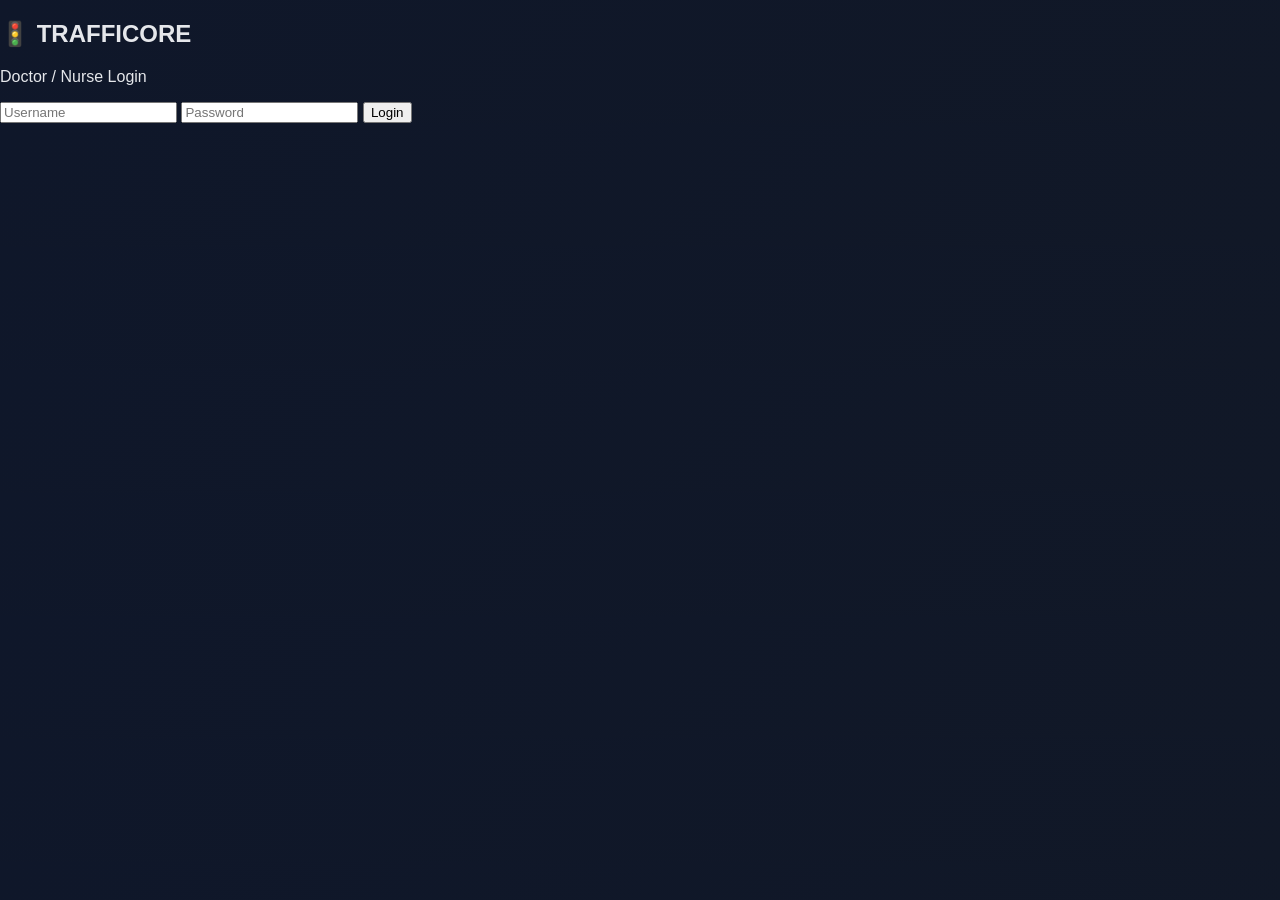
<file: frontend/login.html>
<!DOCTYPE html>
<html lang="en">
<head>
  <meta charset="UTF-8">
  <meta name="viewport" content="width=device-width, initial-scale=1.0">
  <title>TRAFFICORE - Login</title>
  <link rel="stylesheet" href="style.css">
</head>
<body class="login-body">
  <div class="login-container">
    <h2>🚦 TRAFFICORE</h2>
    <p>Doctor / Nurse Login</p>
    <form onsubmit="login(event)">
      <input type="text" id="username" placeholder="Username" required>
      <input type="password" id="password" placeholder="Password" required>
      <button type="submit">Login</button>
    </form>
  </div>
  <script>
    function login(e) {
      e.preventDefault();
      window.location.href = "index.html";
    }
  </script>
</body>
</html>
</file>
<file: style.css>
/* ═══════════════════════════════════════════════════════════
   TRAFFICORE – Emergency Medical Coordination System
   style.css  |  Dark Medical Emergency Theme
   Fonts: Rajdhani (headings) · Nunito (body) · IBM Plex Mono (data)
═══════════════════════════════════════════════════════════ */

/* ── CSS Custom Properties ─────────────────────────────── */
:root {
  --bg-base:       #050a12;
  --bg-panel:      #0b1120;
  --bg-section:    #0f1829;
  --bg-card:       #111d30;
  --bg-input:      #0d1624;
  --bg-hover:      #162038;

  --border-subtle: rgba(255,255,255,0.05);
  --border-med:    rgba(255,255,255,0.10);
  --border-accent: rgba(59,130,246,0.30);

  --blue-bright:   #3b82f6;
  --blue-dim:      #1d4ed8;
  --blue-glow:     rgba(59,130,246,0.18);
  --red-bright:    #ef4444;
  --red-dim:       #b91c1c;
  --red-glow:      rgba(239,68,68,0.18);
  --green-bright:  #22c55e;
  --green-dim:     #15803d;
  --amber-bright:  #f59e0b;
  --amber-dim:     #b45309;

  --text-primary:  #e8edf5;
  --text-secondary:#8fa3bf;
  --text-muted:    #4a637d;

  --font-display:  'Rajdhani', sans-serif;
  --font-body:     'Nunito', sans-serif;
  --font-mono:     'IBM Plex Mono', monospace;

  --radius-sm:     8px;
  --radius-md:     12px;
  --radius-lg:     16px;
  --radius-xl:     22px;

  --shadow-card:   0 4px 32px rgba(0,0,0,0.5);
  --shadow-glow-blue: 0 0 24px rgba(59,130,246,0.12);
  --shadow-glow-red:  0 0 24px rgba(239,68,68,0.15);

  --transition:    all 0.22s ease;
}

/* ── Reset & Base ──────────────────────────────────────── */
*, *::before, *::after { box-sizing: border-box; margin: 0; padding: 0; }

html { scroll-behavior: smooth; }

body {
  font-family: var(--font-body);
  background-color: var(--bg-base);
  color: var(--text-primary);
  min-height: 100vh;
  font-size: 14px;
  line-height: 1.6;
  /* Subtle grid texture */
  background-image:
    linear-gradient(rgba(59,130,246,0.03) 1px, transparent 1px),
    linear-gradient(90deg, rgba(59,130,246,0.03) 1px, transparent 1px);
  background-size: 40px 40px;
  overflow-x: hidden;
}

/* ── Ambient background glows ──────────────────────────── */
body::before {
  content: '';
  position: fixed;
  top: -100px; left: -100px;
  width: 600px; height: 600px;
  background: radial-gradient(circle, rgba(29,78,216,0.08) 0%, transparent 70%);
  pointer-events: none; z-index: 0;
}
body::after {
  content: '';
  position: fixed;
  bottom: -100px; right: -100px;
  width: 500px; height: 500px;
  background: radial-gradient(circle, rgba(185,28,28,0.07) 0%, transparent 70%);
  pointer-events: none; z-index: 0;
}

/* ══════════════════════════════════════════════════════════
   HEADER
══════════════════════════════════════════════════════════ */
.site-header {
  position: sticky; top: 0; z-index: 100;
  display: flex; align-items: center; justify-content: space-between;
  padding: 0 28px;
  height: 64px;
  background: rgba(5,10,18,0.88);
  backdrop-filter: blur(16px);
  border-bottom: 1px solid var(--border-subtle);
  box-shadow: 0 1px 0 rgba(59,130,246,0.08), 0 4px 20px rgba(0,0,0,0.4);
}

.header-brand { display: flex; align-items: center; gap: 12px; }

.brand-icon {
  width: 40px; height: 40px;
  background: linear-gradient(135deg, var(--red-dim), var(--blue-dim));
  border-radius: 10px;
  display: flex; align-items: center; justify-content: center;
  font-family: var(--font-display);
  font-weight: 700; font-size: 15px; color: #fff;
  box-shadow: 0 2px 12px rgba(239,68,68,0.4), 0 0 0 1px rgba(255,255,255,0.08);
  letter-spacing: -1px;
}
.brand-icon .cross { color: #7dd3fc; }

.brand-text h1 {
  font-family: var(--font-display);
  font-size: 20px; font-weight: 700;
  color: #fff; letter-spacing: 0.5px;
  line-height: 1.1;
}
.brand-text span {
  font-size: 10px; letter-spacing: 2px;
  text-transform: uppercase; color: var(--text-muted);
}

.header-status { display: flex; align-items: center; gap: 16px; }

.clock-block { text-align: right; }
.live-clock {
  font-family: var(--font-mono);
  font-size: 16px; font-weight: 600;
  color: var(--blue-bright); letter-spacing: 2px;
  text-shadow: 0 0 12px rgba(59,130,246,0.5);
}
.live-date { font-size: 10px; color: var(--text-muted); letter-spacing: 1px; text-transform: uppercase; }

.status-pill {
  display: flex; align-items: center; gap: 7px;
  padding: 6px 14px;
  background: rgba(34,197,94,0.08);
  border: 1px solid rgba(34,197,94,0.25);
  border-radius: 40px;
  font-size: 10px; font-weight: 700;
  letter-spacing: 2px; color: var(--green-bright);
  text-transform: uppercase;
}

/* ══════════════════════════════════════════════════════════
   PULSE DOTS
══════════════════════════════════════════════════════════ */
.pulse-dot {
  display: inline-block;
  width: 8px; height: 8px;
  border-radius: 50%;
  background: var(--green-bright);
  box-shadow: 0 0 6px var(--green-bright);
  position: relative;
  flex-shrink: 0;
}
.pulse-dot::after {
  content: '';
  position: absolute; inset: -4px;
  border-radius: 50%;
  background: var(--green-bright);
  opacity: 0.3;
  animation: pulseRing 1.6s ease-out infinite;
}
.pulse-dot.red { background: var(--red-bright); box-shadow: 0 0 6px var(--red-bright); }
.pulse-dot.red::after { background: var(--red-bright); }
.pulse-dot.green { background: var(--green-bright); box-shadow: 0 0 6px var(--green-bright); }

@keyframes pulseRing {
  0%   { transform: scale(1); opacity: 0.4; }
  100% { transform: scale(2.4); opacity: 0; }
}

/* ══════════════════════════════════════════════════════════
   DASHBOARD LAYOUT
══════════════════════════════════════════════════════════ */
.dashboard {
  display: grid;
  grid-template-columns: 1fr 1fr;
  gap: 20px;
  padding: 20px 24px 32px;
  max-width: 1440px;
  margin: 0 auto;
  position: relative; z-index: 1;
}

@media (max-width: 960px) {
  .dashboard { grid-template-columns: 1fr; }
}

/* ══════════════════════════════════════════════════════════
   PANEL (shared left/right shell)
══════════════════════════════════════════════════════════ */
.panel {
  background: var(--bg-panel);
  border: 1px solid var(--border-subtle);
  border-radius: var(--radius-xl);
  overflow: hidden;
  box-shadow: var(--shadow-card);
  display: flex; flex-direction: column;
  transition: var(--transition);
  position: relative;
}

.panel-left { border-top: 2px solid var(--red-dim); }
.panel-right { border-top: 2px solid var(--blue-dim); }

.panel-left:hover { box-shadow: var(--shadow-card), var(--shadow-glow-red); }
.panel-right:hover { box-shadow: var(--shadow-card), var(--shadow-glow-blue); }

/* Panel Header */
.panel-header {
  display: flex; align-items: center; gap: 12px;
  padding: 16px 20px;
  background: var(--bg-section);
  border-bottom: 1px solid var(--border-subtle);
}
.panel-icon { font-size: 22px; }
.panel-title {
  font-family: var(--font-display);
  font-size: 15px; font-weight: 700;
  color: #fff; letter-spacing: 0.5px;
}
.panel-subtitle { font-size: 11px; color: var(--text-muted); letter-spacing: 0.5px; }

.unit-badge {
  margin-left: auto;
  padding: 5px 12px;
  border-radius: 40px;
  background: rgba(239,68,68,0.10);
  border: 1px solid rgba(239,68,68,0.25);
  font-size: 10px; font-weight: 700; letter-spacing: 2px;
  color: var(--red-bright);
  display: flex; align-items: center; gap: 6px;
  text-transform: uppercase;
}
.live-badge { animation: badgePulse 2s ease-in-out infinite; }

@keyframes badgePulse {
  0%, 100% { opacity: 1; }
  50% { opacity: 0.7; }
}

/* ══════════════════════════════════════════════════════════
   FORM SECTIONS
══════════════════════════════════════════════════════════ */
#ambulance-form {
  padding: 12px 20px 20px;
  display: flex; flex-direction: column; gap: 4px;
  flex: 1; overflow-y: auto;
}

.form-section {
  padding: 14px 0;
  border-bottom: 1px solid var(--border-subtle);
}
.form-section:last-of-type { border-bottom: none; }

.section-label {
  display: flex; align-items: center; gap: 8px;
  font-family: var(--font-display);
  font-size: 11px; font-weight: 600;
  letter-spacing: 2.5px; text-transform: uppercase;
  color: var(--text-muted);
  margin-bottom: 12px;
}
.section-icon { font-size: 14px; }

/* Field layout */
.form-row { display: flex; gap: 10px; }
.form-row .field { flex: 1; }
.form-row .field-sm { flex: 0 0 100px; }

.field { display: flex; flex-direction: column; gap: 4px; margin-bottom: 10px; }
.field:last-child { margin-bottom: 0; }

label {
  font-size: 11px; font-weight: 600;
  letter-spacing: 0.8px; color: var(--text-secondary);
  text-transform: uppercase;
}
.req { color: var(--red-bright); }

/* Inputs */
input[type="text"],
input[type="tel"],
input[type="number"],
input[type="time"],
select, textarea {
  background: var(--bg-input);
  border: 1px solid var(--border-med);
  border-radius: var(--radius-sm);
  padding: 9px 12px;
  color: var(--text-primary);
  font-family: var(--font-body);
  font-size: 13px;
  outline: none;
  transition: var(--transition);
  width: 100%;
}

input:focus, select:focus, textarea:focus {
  border-color: var(--blue-bright);
  background: var(--bg-hover);
  box-shadow: 0 0 0 3px rgba(59,130,246,0.12);
}

input::placeholder, textarea::placeholder { color: var(--text-muted); font-style: italic; }
select option { background: #0f1829; }
textarea { resize: vertical; min-height: 72px; line-height: 1.5; }

/* Validation error */
.err {
  font-size: 10px; color: var(--red-bright);
  letter-spacing: 0.5px; min-height: 14px;
  display: block;
}

/* Vitals grid (form side) */
.vitals-grid {
  display: grid; grid-template-columns: 1fr 1fr;
  gap: 10px;
}

.vital-input-card {
  background: var(--bg-card);
  border: 1px solid var(--border-subtle);
  border-radius: var(--radius-md);
  padding: 10px 12px;
  display: flex; flex-direction: column; gap: 5px;
  transition: var(--transition);
}
.vital-input-card:hover { border-color: var(--border-accent); }

.vital-label {
  font-size: 11px; font-weight: 600;
  color: var(--text-secondary);
  letter-spacing: 0.5px; text-transform: uppercase;
}
.vital-field {
  background: var(--bg-input) !important;
  font-family: var(--font-mono) !important;
  font-size: 14px !important;
  font-weight: 500 !important;
  color: #fff !important;
}
.vital-hint {
  font-size: 10px; color: var(--text-muted);
  font-style: italic;
}

/* Send button */
.send-btn {
  margin-top: 14px;
  display: flex; align-items: center; justify-content: center; gap: 10px;
  width: 100%;
  padding: 14px 24px;
  background: linear-gradient(135deg, var(--red-dim) 0%, #7f1d1d 100%);
  border: 1px solid rgba(239,68,68,0.4);
  border-radius: var(--radius-md);
  color: #fff;
  font-family: var(--font-display);
  font-size: 14px; font-weight: 700;
  letter-spacing: 2.5px; text-transform: uppercase;
  cursor: pointer;
  position: relative; overflow: hidden;
  transition: var(--transition);
  box-shadow: 0 4px 20px rgba(185,28,28,0.5);
}
.send-btn:hover {
  background: linear-gradient(135deg, var(--red-bright) 0%, var(--red-dim) 100%);
  box-shadow: 0 6px 30px rgba(239,68,68,0.5);
  transform: translateY(-1px);
}
.send-btn:active { transform: translateY(0); }

.btn-flash {
  position: absolute; inset: 0;
  background: linear-gradient(90deg, transparent 0%, rgba(255,255,255,0.15) 50%, transparent 100%);
  transform: translateX(-100%);
  animation: btnShine 3s ease-in-out infinite;
}
@keyframes btnShine {
  0%, 60% { transform: translateX(-100%); }
  80%       { transform: translateX(100%); }
  100%      { transform: translateX(100%); }
}

/* ══════════════════════════════════════════════════════════
   HOSPITAL PANEL – IDLE STATE
══════════════════════════════════════════════════════════ */
.idle-state {
  display: flex; flex-direction: column;
  align-items: center; justify-content: center;
  flex: 1; padding: 48px 32px;
  text-align: center;
}
.idle-icon {
  font-size: 52px; margin-bottom: 16px;
  opacity: 0.4;
  animation: idleFloat 3s ease-in-out infinite;
}
@keyframes idleFloat {
  0%, 100% { transform: translateY(0); }
  50%       { transform: translateY(-8px); }
}
.idle-title { font-family: var(--font-display); font-size: 18px; font-weight: 700; color: var(--text-secondary); letter-spacing: 1px; }
.idle-sub { font-size: 13px; color: var(--text-muted); margin-top: 8px; line-height: 1.8; }
.idle-sub strong { color: var(--red-bright); }

/* ══════════════════════════════════════════════════════════
   HOSPITAL DATA PANEL
══════════════════════════════════════════════════════════ */
.hospital-data {
  padding: 14px 18px 20px;
  display: flex; flex-direction: column; gap: 14px;
  overflow-y: auto;
  flex: 1;
}

/* Received banner */
.received-banner {
  display: flex; align-items: center; gap: 8px;
  padding: 8px 14px;
  background: rgba(34,197,94,0.06);
  border: 1px solid rgba(34,197,94,0.20);
  border-radius: var(--radius-sm);
  font-size: 11px; color: var(--text-secondary);
  letter-spacing: 0.5px;
  animation: slideDown 0.4s ease;
}
.received-banner strong { color: var(--green-bright); }

/* Data cards */
.data-card {
  background: var(--bg-card);
  border: 1px solid var(--border-subtle);
  border-radius: var(--radius-lg);
  overflow: hidden;
  animation: cardReveal 0.5s ease both;
  transition: border-color 0.3s ease, box-shadow 0.3s ease;
}
.data-card:hover { border-color: var(--border-accent); box-shadow: var(--shadow-glow-blue); }

.data-card-header {
  display: flex; align-items: center; gap: 8px;
  padding: 10px 16px;
  background: var(--bg-section);
  border-bottom: 1px solid var(--border-subtle);
  font-family: var(--font-display);
  font-size: 12px; font-weight: 600;
  letter-spacing: 2px; text-transform: uppercase;
  color: var(--text-secondary);
}

.data-card-body { padding: 14px 16px; }

/* Data grid inside cards */
.data-grid {
  display: grid; grid-template-columns: repeat(auto-fill, minmax(140px, 1fr));
  gap: 10px;
}
.mt-8 { margin-top: 10px; }

.data-item {
  background: var(--bg-section);
  border-radius: var(--radius-sm);
  padding: 8px 12px;
}
.d-label {
  display: block;
  font-size: 10px; letter-spacing: 1.5px;
  text-transform: uppercase; color: var(--text-muted);
  margin-bottom: 3px;
}
.d-value {
  font-family: var(--font-mono);
  font-size: 13px; font-weight: 500; color: var(--text-primary);
}
.d-value.blood { color: var(--red-bright); font-size: 16px; font-weight: 700; }
.d-value.mono { font-family: var(--font-mono); color: var(--blue-bright); }

/* Incident description */
.incident-desc {
  background: rgba(239,68,68,0.06);
  border: 1px solid rgba(239,68,68,0.18);
  border-radius: var(--radius-sm);
  padding: 10px 14px;
  font-size: 13px; line-height: 1.7;
  color: var(--text-primary);
  font-style: italic;
}

/* Vitals display grid */
.vitals-display-grid {
  display: grid; grid-template-columns: 1fr 1fr;
  gap: 10px;
}

.vital-display-card {
  background: var(--bg-section);
  border-radius: var(--radius-md);
  padding: 12px;
  text-align: center;
  border: 1px solid var(--border-subtle);
  transition: var(--transition);
  position: relative; overflow: hidden;
}

.vd-icon { font-size: 18px; margin-bottom: 5px; }
.vd-value {
  font-family: var(--font-mono);
  font-size: 18px; font-weight: 700;
  color: #fff;
  letter-spacing: 1px;
}
.vd-label {
  font-size: 10px; letter-spacing: 1.5px;
  text-transform: uppercase; color: var(--text-muted);
  margin-top: 3px;
}
.vd-status-bar {
  position: absolute; bottom: 0; left: 0; right: 0;
  height: 3px;
  background: var(--text-muted);
  transition: background 0.4s ease;
}

/* Vital status classes */
.status-normal  { border-color: rgba(34,197,94,0.35) !important; background: rgba(34,197,94,0.05) !important; }
.status-normal  .vd-value { color: var(--green-bright); text-shadow: 0 0 12px rgba(34,197,94,0.4); }
.status-normal  .vd-status-bar { background: var(--green-bright); box-shadow: 0 0 6px var(--green-bright); }

.status-warning { border-color: rgba(245,158,11,0.35) !important; background: rgba(245,158,11,0.05) !important; }
.status-warning .vd-value { color: var(--amber-bright); text-shadow: 0 0 12px rgba(245,158,11,0.4); }
.status-warning .vd-status-bar { background: var(--amber-bright); box-shadow: 0 0 6px var(--amber-bright); }
.status-warning .vital-display-card { animation: subtlePulse 2s ease-in-out infinite; }

.status-critical { border-color: rgba(239,68,68,0.45) !important; background: rgba(239,68,68,0.07) !important; }
.status-critical .vd-value { color: var(--red-bright); text-shadow: 0 0 12px rgba(239,68,68,0.5); }
.status-critical .vd-status-bar { background: var(--red-bright); box-shadow: 0 0 8px var(--red-bright); animation: criticalBlink 1s ease-in-out infinite; }

@keyframes subtlePulse {
  0%, 100% { box-shadow: none; }
  50% { box-shadow: 0 0 16px rgba(245,158,11,0.2); }
}
@keyframes criticalBlink {
  0%, 100% { opacity: 1; }
  50% { opacity: 0.3; }
}

/* Vitals overall label */
.vitals-status-label {
  margin-left: auto;
  font-size: 10px; font-weight: 700;
  letter-spacing: 2px; text-transform: uppercase;
  padding: 3px 10px; border-radius: 20px;
}
.level-normal   { background: rgba(34,197,94,0.12);  color: var(--green-bright); border: 1px solid rgba(34,197,94,0.3); }
.level-warning  { background: rgba(245,158,11,0.12); color: var(--amber-bright); border: 1px solid rgba(245,158,11,0.3); }
.level-critical { background: rgba(239,68,68,0.12);  color: var(--red-bright);   border: 1px solid rgba(239,68,68,0.3); }

/* Emergency badge in panel header */
#emergency-level-badge {
  font-size: 10px; letter-spacing: 2px;
  text-transform: uppercase; font-weight: 700;
}
#emergency-level-badge.level-normal   { background: rgba(34,197,94,0.10);  color: var(--green-bright); border-color: rgba(34,197,94,0.3); }
#emergency-level-badge.level-warning  { background: rgba(245,158,11,0.10); color: var(--amber-bright); border-color: rgba(245,158,11,0.3); }
#emergency-level-badge.level-critical { background: rgba(239,68,68,0.12);  color: var(--red-bright);   border-color: rgba(239,68,68,0.35);
  animation: badgePulse 1.2s ease-in-out infinite; }

/* Message bubble */
.message-bubble {
  background: rgba(59,130,246,0.08);
  border: 1px solid rgba(59,130,246,0.20);
  border-left: 3px solid var(--blue-bright);
  border-radius: 0 var(--radius-sm) var(--radius-sm) 0;
  padding: 12px 16px;
  font-size: 13px; line-height: 1.7;
  color: var(--text-primary);
  font-style: italic;
}

/* ══════════════════════════════════════════════════════════
   ANIMATIONS
══════════════════════════════════════════════════════════ */
@keyframes slideDown {
  from { opacity: 0; transform: translateY(-8px); }
  to   { opacity: 1; transform: translateY(0); }
}
@keyframes cardReveal {
  from { opacity: 0; transform: translateY(14px); }
  to   { opacity: 1; transform: translateY(0); }
}
.data-card:nth-child(2) { animation-delay: 0.08s; }
.data-card:nth-child(3) { animation-delay: 0.16s; }
.data-card:nth-child(4) { animation-delay: 0.24s; }
.data-card:nth-child(5) { animation-delay: 0.32s; }

/* ══════════════════════════════════════════════════════════
   TOAST NOTIFICATION
══════════════════════════════════════════════════════════ */
.toast {
  position: fixed; bottom: 24px; right: 24px;
  padding: 12px 20px;
  border-radius: var(--radius-md);
  font-size: 13px; font-weight: 600;
  color: #fff;
  box-shadow: 0 8px 32px rgba(0,0,0,0.5);
  z-index: 9999;
  transform: translateY(80px); opacity: 0;
  transition: all 0.35s cubic-bezier(0.34, 1.56, 0.64, 1);
  pointer-events: none;
  display: flex; align-items: center; gap: 8px;
}
.toast.show { transform: translateY(0); opacity: 1; }
.toast.success { background: linear-gradient(135deg, #15803d, #166534); border: 1px solid rgba(34,197,94,0.4); }
.toast.error   { background: linear-gradient(135deg, #b91c1c, #7f1d1d); border: 1px solid rgba(239,68,68,0.4); }

/* ══════════════════════════════════════════════════════════
   TRANSMISSION FLASH OVERLAY
══════════════════════════════════════════════════════════ */
.tx-flash {
  position: fixed; inset: 0; z-index: 9998;
  background: rgba(239,68,68,0.08);
  pointer-events: none; opacity: 0;
  transition: opacity 0.1s ease;
}
.tx-flash.active { opacity: 1; }

/* ══════════════════════════════════════════════════════════
   SCROLLBAR STYLING
══════════════════════════════════════════════════════════ */
::-webkit-scrollbar { width: 5px; }
::-webkit-scrollbar-track { background: transparent; }
::-webkit-scrollbar-thumb { background: var(--border-med); border-radius: 10px; }
::-webkit-scrollbar-thumb:hover { background: var(--border-accent); }

/* ══════════════════════════════════════════════════════════
   RESPONSIVE
══════════════════════════════════════════════════════════ */
@media (max-width: 768px) {
  .site-header { padding: 0 16px; }
  .clock-block { display: none; }
  .dashboard { padding: 12px; gap: 14px; }
  .vitals-grid { grid-template-columns: 1fr 1fr; }
  .form-row { flex-direction: column; }
  .form-row .field-sm { flex: 1; }
}
</file>
<file: frontend/style.css>
/* ===== Modern Trafficore Dashboard CSS (UI Revamp) ===== */

*{
  box-sizing:border-box;
}

body{
  font-family: "Poppins", Arial, sans-serif;
  background: linear-gradient(135deg,#0f172a,#111827);
  margin:0;
  padding:0;
  display:flex;
  color:#e5e7eb;
}

/* ===== Sidebar ===== */
.sidebar{
  width: 220px;
  background: linear-gradient(180deg,#020617,#020617);
  border-right:1px solid rgba(255,255,255,0.08);
  color:#fff;
  height:100vh;
  padding:25px 12px;
  position:fixed;
  top:0;
  left:0;
  overflow-y:auto;
  transition:0.35s ease;
}

.sidebar h2{
  margin:0 0 25px;
  text-align:center;
  font-size:22px;
  font-weight:700;
  letter-spacing:.5px;
  color:#38bdf8;
}

.sidebar ul{
  list-style:none;
  padding:0;
}

.sidebar ul li{
  margin:12px 0;
}

.sidebar ul li a{
  text-decoration:none;
  color:#cbd5f5;
  font-size:14px;
  padding:10px 12px;
  display:flex;
  align-items:center;
  gap:8px;
  border-radius:10px;
  background:transparent;
  transition:0.25s;
}

.sidebar ul li a:hover{
  background:rgba(56,189,248,0.12);
  color:#38bdf8;
  box-shadow: inset 0 0 0 1px rgba(56,189,248,.25);
  transform:translateX(3px);
}

.badge{
  background:#ef4444;
  padding:2px 7px;
  font-size:11px;
  border-radius:12px;
  margin-left:auto;
}

/* Collapsed Sidebar */
.sidebar.closed{ transform:translateX(-220px); }

/* ===== Main Layout ===== */
.main-content{
  margin-left:220px;
  flex:1;
  transition:0.35s;
}

.sidebar.closed + .main-content{
  margin-left:0;
}

/* ===== Header ===== */
header{
  background:rgba(2,6,23,.6);
  backdrop-filter: blur(12px);
  color:#f9fafb;
  padding:14px;
  text-align:center;
  font-size:18px;
  font-weight:600;
  position:sticky;
  top:0;
  border-bottom:1px solid rgba(255,255,255,0.08);
}

.toggle-btn{
  float:left;
  background:rgba(56,189,248,.12);
  border:1px solid rgba(56,189,248,.3);
  font-size:18px;
  color:#38bdf8;
  border-radius:10px;
  padding:4px 8px;
  cursor:pointer;
  margin-right:10px;
  transition:.25s;
}
.toggle-btn:hover{
  background:#38bdf8;
  color:#020617;
}

/* ===== Dashboard Grid ===== */
.dashboard{
  display:grid;
  grid-template-columns: 2fr 1fr 1fr;
  gap:18px;
  padding:18px;
  min-height:calc(100vh - 60px);
}

/* ===== Card Design ===== */
.card{
  background:linear-gradient(180deg,#020617,#020617);
  border:1px solid rgba(56,189,248,0.18);
  border-radius:18px;
  padding:14px 14px 10px;
  box-shadow:0 20px 40px rgba(0,0,0,.35);
  display:flex;
  flex-direction:column;
  transition:.3s;
}

.card:hover{
  transform:translateY(-3px);
  box-shadow:0 25px 50px rgba(0,0,0,.45);
}

.card h3, .card h2{
  margin:0 0 12px;
  color:#f9fafb;
  font-weight:600;
  letter-spacing:.3px;
}

/* ===== Video Panel ===== */
.camera-stream video{
  border-radius:16px;
  border:1px solid rgba(56,189,248,.25);
  background:#000;
}

/* ===== Tables ===== */
table{
  width:100%;
  border-collapse:collapse;
  font-size:14px;
}

table th, table td{
  padding:10px;
  text-align:center;
}

table th{
  background:rgba(56,189,248,.15);
  color:#e0f2fe;
  border-bottom:1px solid rgba(56,189,248,.35);
}

table td{
  background:rgba(255,255,255,.03);
  border-bottom:1px dashed rgba(56,189,248,.15);
}

/* ===== GPS Map ===== */
#map{
  height:260px;
  width:100%;
  border-radius:14px;
  border:1px solid rgba(56,189,248,.25);
}

/* Spinner */
.spinner{
  border:4px solid rgba(255,255,255,.15);
  border-top:4px solid #38bdf8;
  border-radius:50%;
  width:42px;
  height:42px;
  animation:spin 1s linear infinite;
  margin:20px auto;
}
@keyframes spin{100%{transform:rotate(360deg)}}

.hidden{display:none}

/* ===== Alerts ===== */
.alerts ul{
  list-style:none;
  padding:0;
  margin:0;
}

.alerts li{
  padding:10px 12px;
  margin:6px 0;
  background:rgba(239,68,68,.12);
  border-left:6px solid #ef4444;
  border-radius:10px;
  font-size:14px;
  color:#fecaca;
}

/* ===== Patient Info ===== */
.card p{
  margin:6px 0;
  color:#e5e7eb;
}

/* ===== Chat Bubble Style ===== */
#chat-box p{
  margin:6px 0;
  padding:8px 12px;
  border-radius:12px;
  background:rgba(255,255,255,.08);
}

/* ===== Responsive ===== */
@media(max-width:1366px){
  .dashboard{ grid-template-columns:1.5fr 1fr 1fr; }
  #map{ height:220px; }
}

@media(max-width:900px){
  .dashboard{ grid-template-columns:1fr; }
  .main-content{ margin-left:0; }
}
</file>
